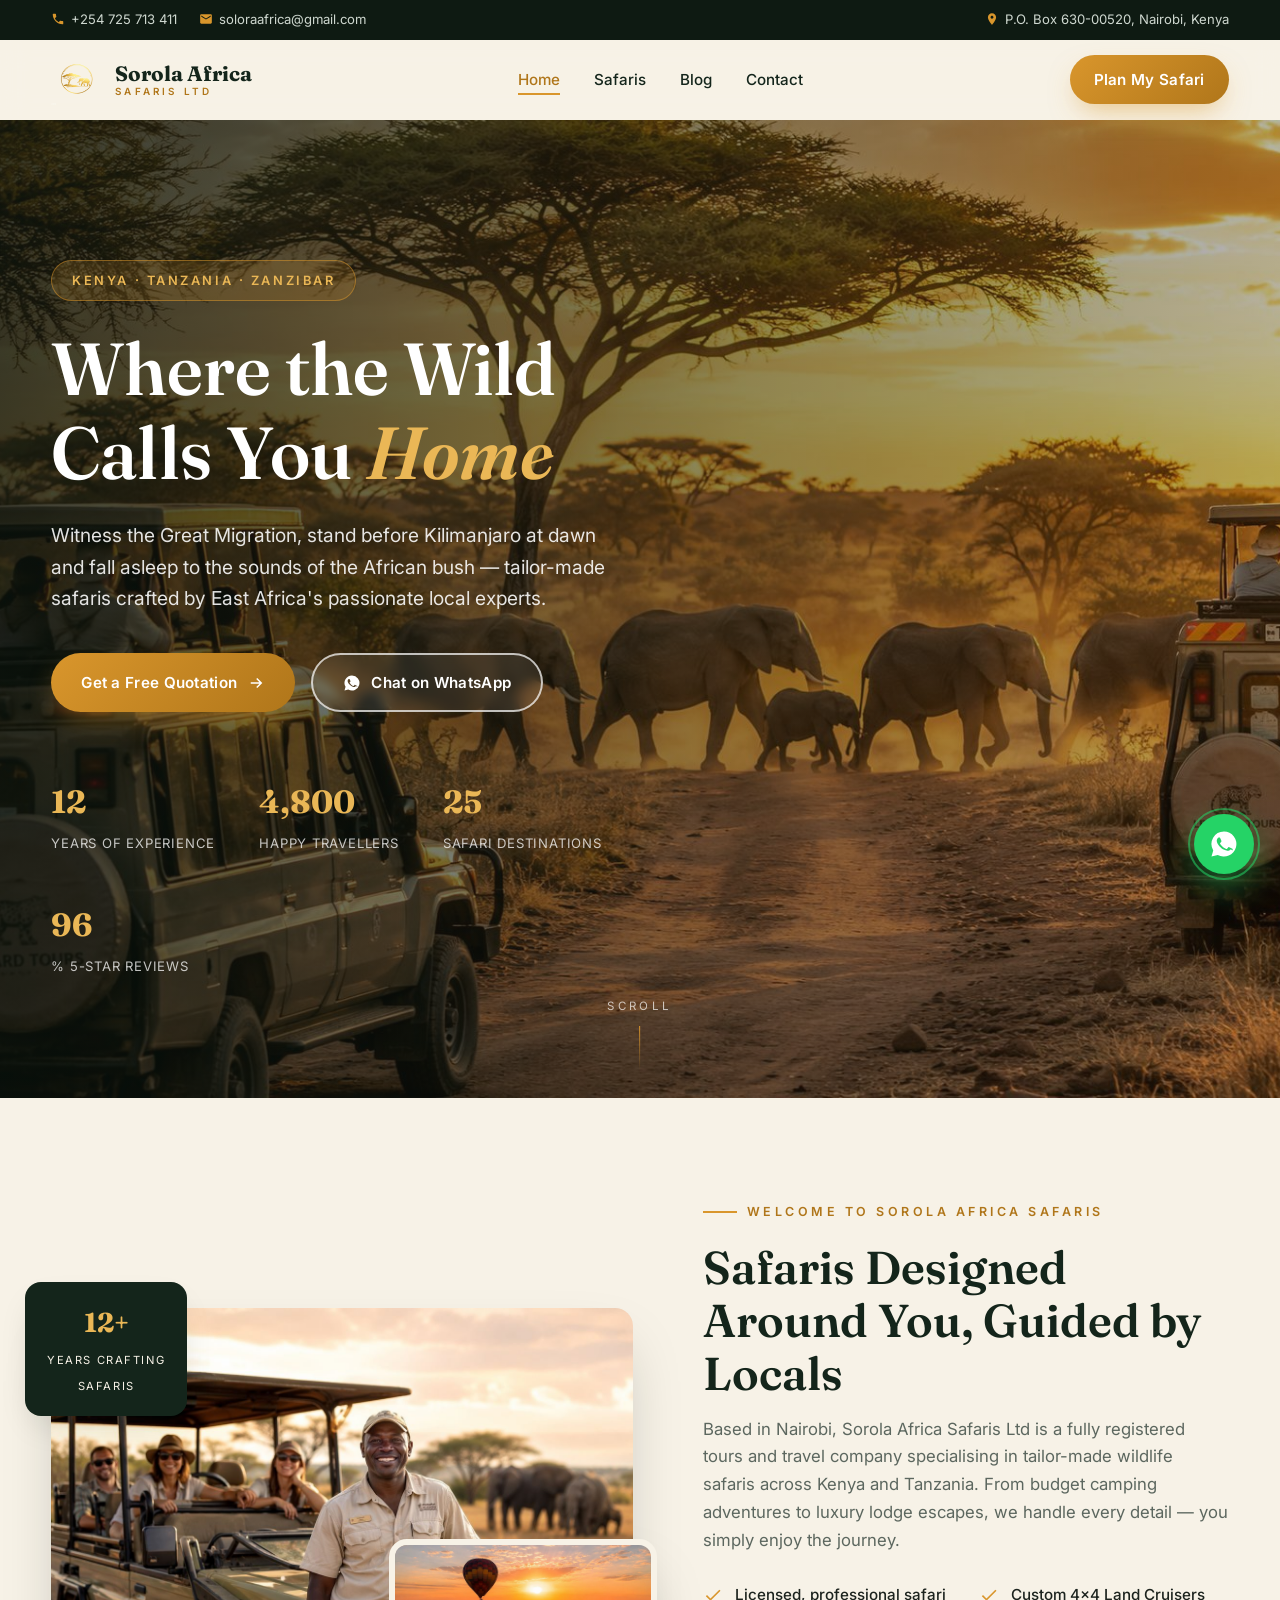
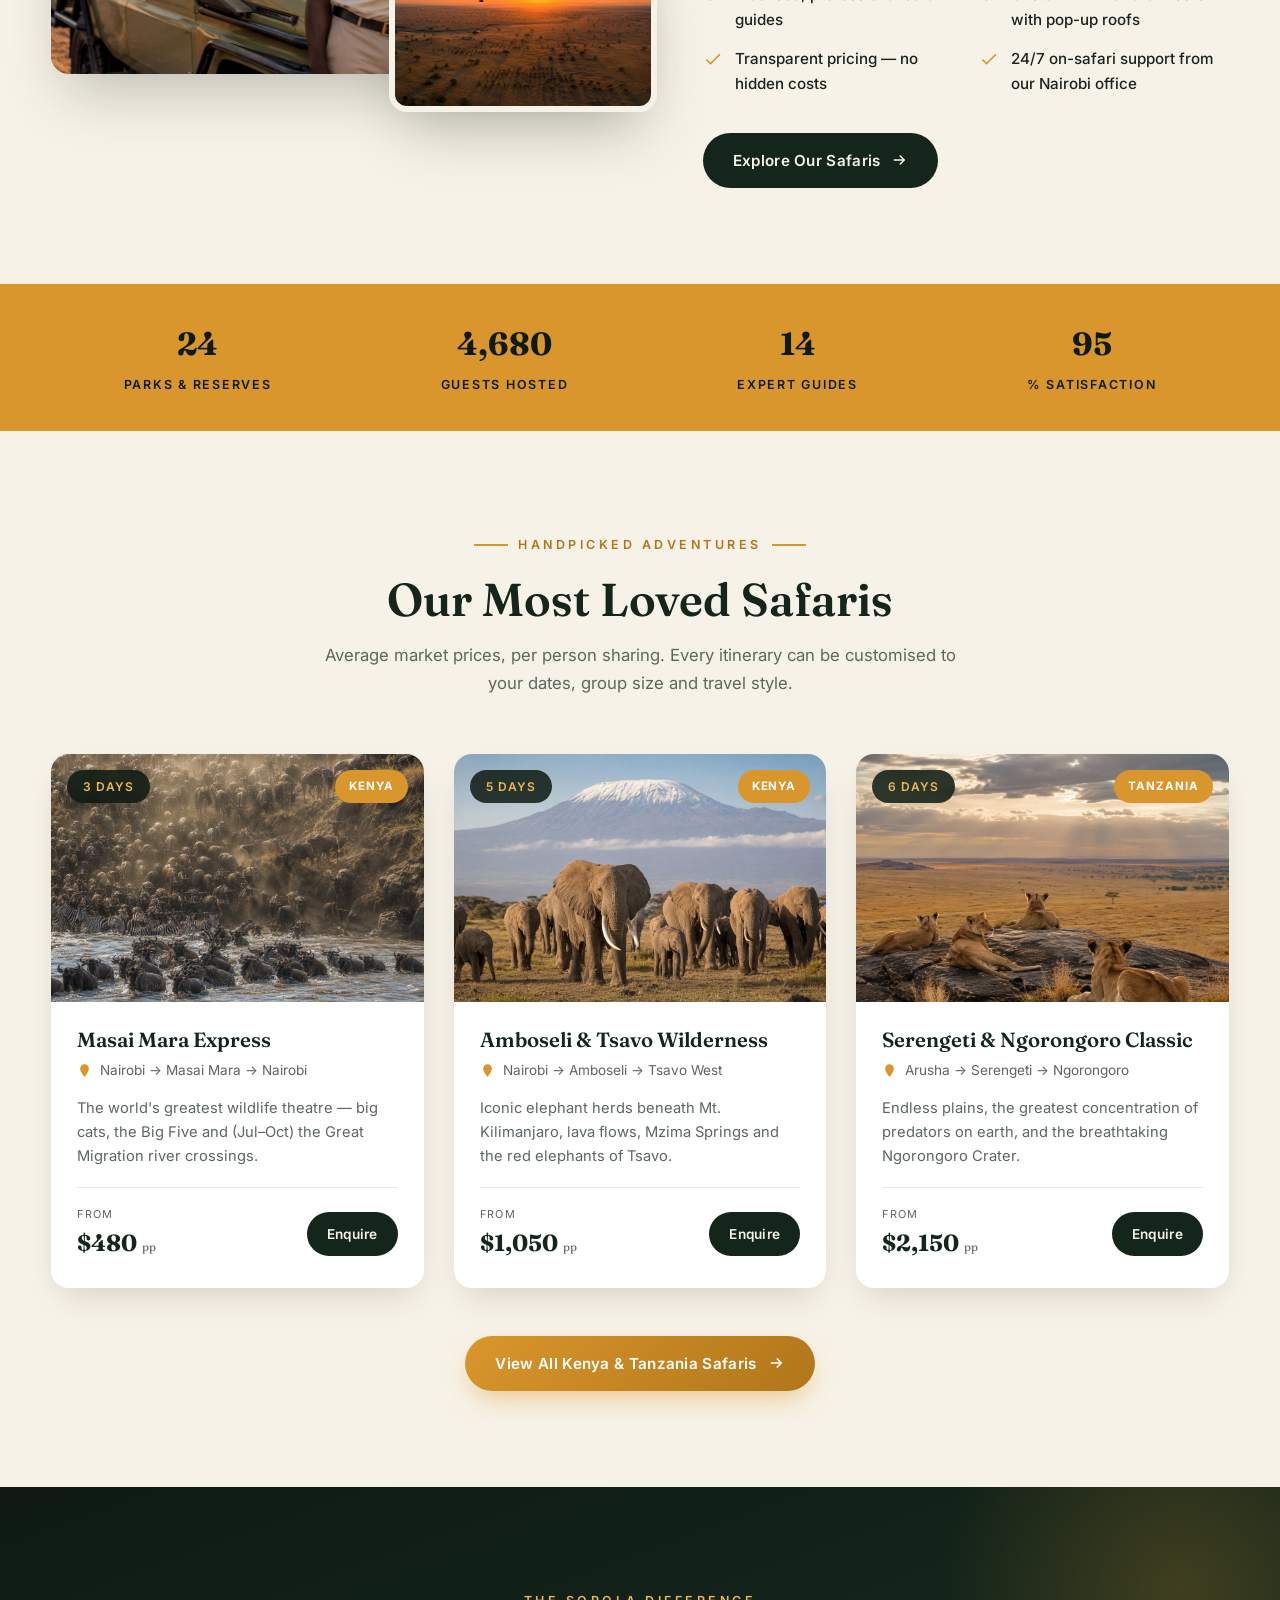
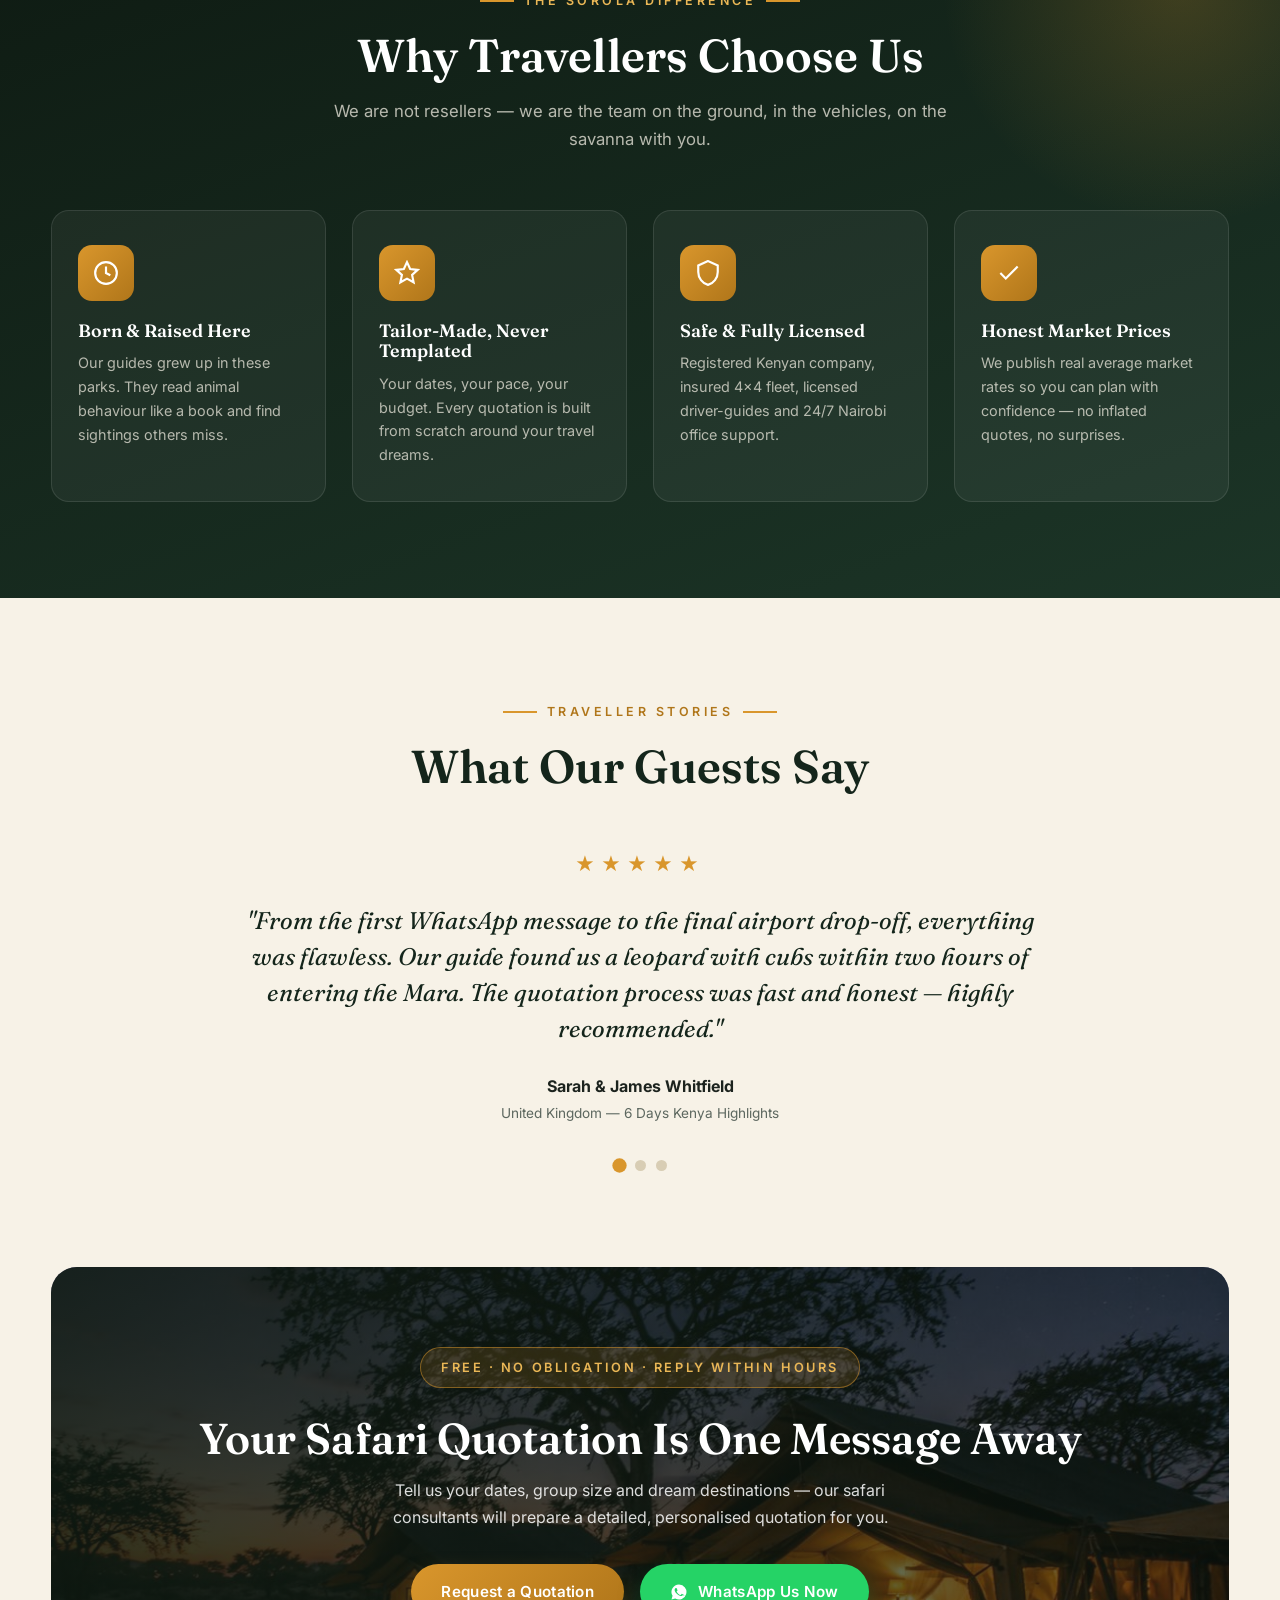
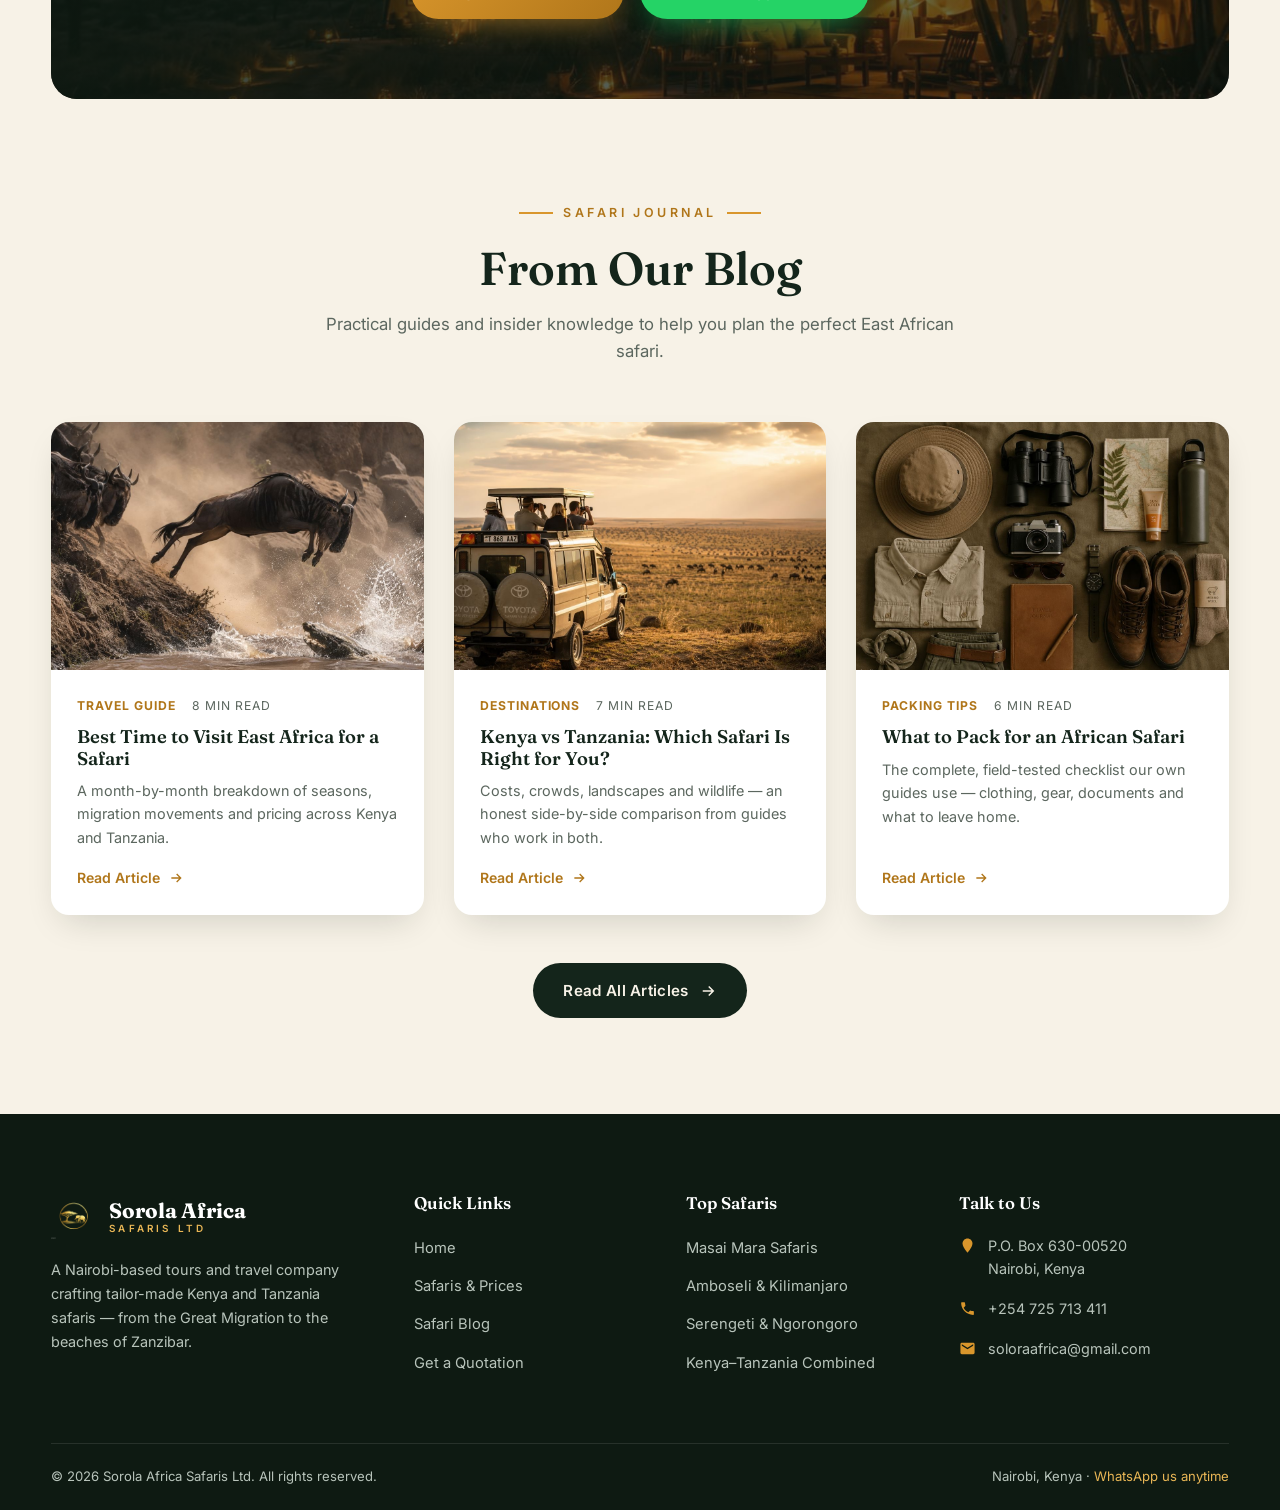
<file: index.html>
<!DOCTYPE html>
<html lang="en">
<head>
<meta charset="UTF-8">
<meta name="viewport" content="width=device-width, initial-scale=1.0">
<title>Sorola Africa Safaris Ltd — Kenya & Tanzania Safari Tours from Nairobi</title>
<meta name="description" content="Sorola Africa Safaris Ltd crafts unforgettable Kenya and Tanzania safaris from Nairobi — Masai Mara, Serengeti, Amboseli, Ngorongoro & Zanzibar. Get a free, no-obligation safari quotation today.">
<link rel="icon" type="image/png" href="assets/img/logo.png">
<link rel="preconnect" href="https://fonts.googleapis.com">
<link rel="preconnect" href="https://fonts.gstatic.com" crossorigin>
<link href="https://fonts.googleapis.com/css2?family=Fraunces:ital,wght@0,400;0,600;0,700;1,400;1,600&family=Inter:wght@400;500;600;700&display=swap" rel="stylesheet">
<link rel="stylesheet" href="assets/css/style.css">
</head>
<body>

<!-- Top bar -->
<div class="topbar">
  <div class="container">
    <div class="tb-group">
      <a href="tel:+254725713411"><svg viewBox="0 0 24 24" fill="currentColor"><path d="M6.6 10.8c1.4 2.8 3.8 5.1 6.6 6.6l2.2-2.2c.3-.3.7-.4 1-.2 1.1.4 2.3.6 3.6.6.6 0 1 .4 1 1V20c0 .6-.4 1-1 1C10.6 21 3 13.4 3 4c0-.6.4-1 1-1h3.5c.6 0 1 .4 1 1 0 1.2.2 2.4.6 3.6.1.3 0 .7-.2 1l-2.3 2.2z"/></svg>+254 725 713 411</a>
      <a href="mailto:soloraafrica@gmail.com"><svg viewBox="0 0 24 24" fill="currentColor"><path d="M20 4H4c-1.1 0-2 .9-2 2v12c0 1.1.9 2 2 2h16c1.1 0 2-.9 2-2V6c0-1.1-.9-2-2-2zm0 4l-8 5-8-5V6l8 5 8-5v2z"/></svg>soloraafrica@gmail.com</a>
    </div>
    <div class="tb-group">
      <span><svg viewBox="0 0 24 24" fill="currentColor"><path d="M12 2C8.1 2 5 5.1 5 9c0 5.2 7 13 7 13s7-7.8 7-13c0-3.9-3.1-7-7-7zm0 9.5c-1.4 0-2.5-1.1-2.5-2.5S10.6 6.5 12 6.5s2.5 1.1 2.5 2.5-1.1 2.5-2.5 2.5z"/></svg>P.O. Box 630-00520, Nairobi, Kenya</span>
    </div>
  </div>
</div>

<!-- Header -->
<header class="header">
  <div class="container">
    <a class="brand" href="index.html" aria-label="Sorola Africa Safaris home">
      <img src="assets/img/logo.png" alt="Sorola Africa Safaris logo">
      <span class="brand-name">Sorola Africa<span>Safaris Ltd</span></span>
    </a>
    <nav class="nav" aria-label="Main navigation">
      <ul>
        <li><a href="index.html" class="active">Home</a></li>
        <li><a href="safaris.html">Safaris</a></li>
        <li><a href="blog.html">Blog</a></li>
        <li><a href="contact.html">Contact</a></li>
      </ul>
    </nav>
    <a class="btn btn-gold" href="contact.html">Plan My Safari</a>
    <button class="menu-toggle" aria-label="Open menu"><svg viewBox="0 0 24 24" fill="none" stroke="currentColor" stroke-width="2"><path d="M3 6h18M3 12h18M3 18h18"/></svg></button>
  </div>
</header>

<!-- Hero -->
<section class="hero">
  <video autoplay muted loop playsinline poster="assets/img/hero-poster.jpg" aria-hidden="true">
    <source src="assets/video/hero-safari.mp4" type="video/mp4">
  </video>
  <div class="hero-fallback" aria-hidden="true"></div>
  <div class="container">
    <div class="hero-content">
      <span class="hero-tag">Kenya · Tanzania · Zanzibar</span>
      <h1>Where the Wild<br>Calls You <em>Home</em></h1>
      <p>Witness the Great Migration, stand before Kilimanjaro at dawn and fall asleep to the sounds of the African bush — tailor-made safaris crafted by East Africa's passionate local experts.</p>
      <div class="hero-cta">
        <a class="btn btn-gold" href="contact.html">Get a Free Quotation
          <svg viewBox="0 0 24 24" fill="none" stroke="currentColor" stroke-width="2"><path d="M5 12h14M13 6l6 6-6 6"/></svg></a>
        <a class="btn btn-outline" href="https://wa.me/254725713411?text=Hello%20Sorola%20Africa%20Safaris!%20I%27d%20like%20to%20plan%20a%20safari." target="_blank" rel="noopener">
          <svg viewBox="0 0 24 24" fill="currentColor"><path d="M12 2a10 10 0 0 0-8.6 15.1L2 22l5-1.3A10 10 0 1 0 12 2zm5.4 14.1c-.2.6-1.3 1.2-1.8 1.2-.5.1-1 .2-3.4-.7-2.9-1.2-4.7-4.1-4.9-4.3-.1-.2-1.1-1.5-1.1-2.9s.7-2 1-2.3c.2-.3.5-.3.7-.3h.5c.2 0 .4 0 .6.5l.9 2.1c.1.2.1.4 0 .6l-.4.6-.5.5c-.2.2-.3.4-.1.7.2.3.9 1.5 2 2.4 1.4 1.2 2.5 1.6 2.9 1.7.3.2.5.1.7-.1l1-1.2c.2-.3.4-.2.7-.1l2.1 1c.3.2.5.3.6.4.1.2.1.7-.1 1.2z"/></svg>
          Chat on WhatsApp</a>
      </div>
      <div class="hero-stats">
        <div class="stat"><b data-count="12">0</b><span>Years of Experience</span></div>
        <div class="stat"><b data-count="4800">0</b><span>Happy Travellers</span></div>
        <div class="stat"><b data-count="25">0</b><span>Safari Destinations</span></div>
        <div class="stat"><b data-count="98">0</b><span>% 5-Star Reviews</span></div>
      </div>
    </div>
  </div>
  <div class="scroll-hint">Scroll</div>
</section>

<!-- Intro split -->
<section>
  <div class="container">
    <div class="split">
      <div class="img-stack reveal">
        <img src="assets/img/about.jpg" alt="Sorola Africa Safaris guide with guests on game drive">
        <img class="img-float" src="assets/img/balloon.jpg" alt="Hot air balloon safari over the Masai Mara">
        <div class="exp-badge"><b>12+</b><span>Years Crafting<br>Safaris</span></div>
      </div>
      <div class="reveal" data-delay="1">
        <span class="eyebrow">Welcome to Sorola Africa Safaris</span>
        <h2 class="section-title">Safaris Designed Around You, Guided by Locals</h2>
        <p class="section-lead">Based in Nairobi, Sorola Africa Safaris Ltd is a fully registered tours and travel company specialising in tailor-made wildlife safaris across Kenya and Tanzania. From budget camping adventures to luxury lodge escapes, we handle every detail — you simply enjoy the journey.</p>
        <ul class="check-list">
          <li><svg viewBox="0 0 24 24" fill="currentColor"><path d="M9 16.2L4.8 12l-1.4 1.4L9 19 21 7l-1.4-1.4z"/></svg>Licensed, professional safari guides</li>
          <li><svg viewBox="0 0 24 24" fill="currentColor"><path d="M9 16.2L4.8 12l-1.4 1.4L9 19 21 7l-1.4-1.4z"/></svg>Custom 4x4 Land Cruisers with pop-up roofs</li>
          <li><svg viewBox="0 0 24 24" fill="currentColor"><path d="M9 16.2L4.8 12l-1.4 1.4L9 19 21 7l-1.4-1.4z"/></svg>Transparent pricing — no hidden costs</li>
          <li><svg viewBox="0 0 24 24" fill="currentColor"><path d="M9 16.2L4.8 12l-1.4 1.4L9 19 21 7l-1.4-1.4z"/></svg>24/7 on-safari support from our Nairobi office</li>
        </ul>
        <div class="hero-cta">
          <a class="btn btn-dark" href="safaris.html">Explore Our Safaris
            <svg viewBox="0 0 24 24" fill="none" stroke="currentColor" stroke-width="2"><path d="M5 12h14M13 6l6 6-6 6"/></svg></a>
        </div>
      </div>
    </div>
  </div>
</section>

<!-- Stats strip -->
<div class="stats-strip">
  <div class="container">
    <div><b data-count="25">0</b><span>Parks & Reserves</span></div>
    <div><b data-count="4800">0</b><span>Guests Hosted</span></div>
    <div><b data-count="15">0</b><span>Expert Guides</span></div>
    <div><b data-count="98">0</b><span>% Satisfaction</span></div>
  </div>
</div>

<!-- Featured safaris -->
<section>
  <div class="container">
    <div class="center reveal">
      <span class="eyebrow">Handpicked Adventures</span>
      <h2 class="section-title">Our Most Loved Safaris</h2>
      <p class="section-lead">Average market prices, per person sharing. Every itinerary can be customised to your dates, group size and travel style.</p>
    </div>
    <div class="cards-grid">
      <article class="safari-card reveal">
        <div class="card-img">
          <img src="assets/img/masai-mara.jpg" alt="Wildebeest migration crossing the Mara River">
          <span class="badge-days">3 Days</span><span class="badge-country">Kenya</span>
        </div>
        <div class="card-body">
          <h3>Masai Mara Express</h3>
          <div class="card-route"><svg viewBox="0 0 24 24" fill="currentColor"><path d="M12 2C8.1 2 5 5.1 5 9c0 5.2 7 13 7 13s7-7.8 7-13c0-3.9-3.1-7-7-7z"/></svg>Nairobi → Masai Mara → Nairobi</div>
          <p>The world's greatest wildlife theatre — big cats, the Big Five and (Jul–Oct) the Great Migration river crossings.</p>
          <div class="card-foot">
            <div class="price"><span>From</span><b>$480 <small>pp</small></b></div>
            <a class="btn btn-dark" href="contact.html?package=masai%20mara">Enquire</a>
          </div>
        </div>
      </article>
      <article class="safari-card reveal" data-delay="1">
        <div class="card-img">
          <img src="assets/img/amboseli.jpg" alt="Elephants below Mount Kilimanjaro in Amboseli">
          <span class="badge-days">5 Days</span><span class="badge-country">Kenya</span>
        </div>
        <div class="card-body">
          <h3>Amboseli & Tsavo Wilderness</h3>
          <div class="card-route"><svg viewBox="0 0 24 24" fill="currentColor"><path d="M12 2C8.1 2 5 5.1 5 9c0 5.2 7 13 7 13s7-7.8 7-13c0-3.9-3.1-7-7-7z"/></svg>Nairobi → Amboseli → Tsavo West</div>
          <p>Iconic elephant herds beneath Mt. Kilimanjaro, lava flows, Mzima Springs and the red elephants of Tsavo.</p>
          <div class="card-foot">
            <div class="price"><span>From</span><b>$1,050 <small>pp</small></b></div>
            <a class="btn btn-dark" href="contact.html?package=amboseli">Enquire</a>
          </div>
        </div>
      </article>
      <article class="safari-card reveal" data-delay="2">
        <div class="card-img">
          <img src="assets/img/serengeti.jpg" alt="Lions on a kopje in the Serengeti">
          <span class="badge-days">6 Days</span><span class="badge-country">Tanzania</span>
        </div>
        <div class="card-body">
          <h3>Serengeti & Ngorongoro Classic</h3>
          <div class="card-route"><svg viewBox="0 0 24 24" fill="currentColor"><path d="M12 2C8.1 2 5 5.1 5 9c0 5.2 7 13 7 13s7-7.8 7-13c0-3.9-3.1-7-7-7z"/></svg>Arusha → Serengeti → Ngorongoro</div>
          <p>Endless plains, the greatest concentration of predators on earth, and the breathtaking Ngorongoro Crater.</p>
          <div class="card-foot">
            <div class="price"><span>From</span><b>$2,150 <small>pp</small></b></div>
            <a class="btn btn-dark" href="contact.html?package=serengeti">Enquire</a>
          </div>
        </div>
      </article>
    </div>
    <div class="center" style="margin-top:48px">
      <a class="btn btn-gold" href="safaris.html">View All Kenya & Tanzania Safaris
        <svg viewBox="0 0 24 24" fill="none" stroke="currentColor" stroke-width="2"><path d="M5 12h14M13 6l6 6-6 6"/></svg></a>
    </div>
  </div>
</section>

<!-- Why choose us -->
<section class="dark">
  <div class="container">
    <div class="center reveal">
      <span class="eyebrow" style="color:var(--gold-light)">The Sorola Difference</span>
      <h2 class="section-title">Why Travellers Choose Us</h2>
      <p class="section-lead">We are not resellers — we are the team on the ground, in the vehicles, on the savanna with you.</p>
    </div>
    <div class="why-grid">
      <div class="why-card reveal">
        <div class="icon"><svg viewBox="0 0 24 24" fill="none" stroke="currentColor" stroke-width="2"><circle cx="12" cy="12" r="10"/><path d="M12 6v6l4 2"/></svg></div>
        <h3>Born & Raised Here</h3>
        <p>Our guides grew up in these parks. They read animal behaviour like a book and find sightings others miss.</p>
      </div>
      <div class="why-card reveal" data-delay="1">
        <div class="icon"><svg viewBox="0 0 24 24" fill="none" stroke="currentColor" stroke-width="2"><path d="M12 2l2.9 6.3 6.9.8-5.1 4.7 1.4 6.8L12 17.2 5.9 20.6l1.4-6.8L2.2 9.1l6.9-.8z"/></svg></div>
        <h3>Tailor-Made, Never Templated</h3>
        <p>Your dates, your pace, your budget. Every quotation is built from scratch around your travel dreams.</p>
      </div>
      <div class="why-card reveal" data-delay="2">
        <div class="icon"><svg viewBox="0 0 24 24" fill="none" stroke="currentColor" stroke-width="2"><path d="M12 1L3 5v6c0 5.6 3.8 10.7 9 12 5.2-1.3 9-6.4 9-12V5l-9-4z"/></svg></div>
        <h3>Safe & Fully Licensed</h3>
        <p>Registered Kenyan company, insured 4x4 fleet, licensed driver-guides and 24/7 Nairobi office support.</p>
      </div>
      <div class="why-card reveal" data-delay="3">
        <div class="icon"><svg viewBox="0 0 24 24" fill="none" stroke="currentColor" stroke-width="2"><path d="M20 6L9 17l-5-5"/></svg></div>
        <h3>Honest Market Prices</h3>
        <p>We publish real average market rates so you can plan with confidence — no inflated quotes, no surprises.</p>
      </div>
    </div>
  </div>
</section>

<!-- Testimonials -->
<section>
  <div class="container">
    <div class="center reveal">
      <span class="eyebrow">Traveller Stories</span>
      <h2 class="section-title">What Our Guests Say</h2>
    </div>
    <div class="testi-wrap reveal">
      <div class="testi-slide active">
        <div class="stars">★★★★★</div>
        <blockquote>"From the first WhatsApp message to the final airport drop-off, everything was flawless. Our guide found us a leopard with cubs within two hours of entering the Mara. The quotation process was fast and honest — highly recommended."</blockquote>
        <div class="who"><b>Sarah & James Whitfield</b><span>United Kingdom — 6 Days Kenya Highlights</span></div>
      </div>
      <div class="testi-slide">
        <div class="stars">★★★★★</div>
        <blockquote>"We compared three companies and Sorola's quote was the most transparent. The Land Cruiser was spotless, the lodges were perfect for our kids, and watching the migration crossing was the single greatest travel moment of our lives."</blockquote>
        <div class="who"><b>The Okafor Family</b><span>Nigeria — 10 Days Kenya & Tanzania</span></div>
      </div>
      <div class="testi-slide">
        <div class="stars">★★★★★</div>
        <blockquote>"Serengeti, Ngorongoro and then Zanzibar — Sorola stitched it all together seamlessly across two countries. Their office answered every question within minutes. Worth every shilling."</blockquote>
        <div class="who"><b>Marta Kowalska</b><span>Poland — 12 Days Bush to Beach</span></div>
      </div>
      <div class="testi-nav"></div>
    </div>
  </div>
</section>

<!-- CTA band -->
<section style="padding-top:0">
  <div class="container">
    <div class="cta-band reveal">
      <span class="hero-tag">Free · No Obligation · Reply Within Hours</span>
      <h2>Your Safari Quotation Is One Message Away</h2>
      <p>Tell us your dates, group size and dream destinations — our safari consultants will prepare a detailed, personalised quotation for you.</p>
      <div class="hero-cta">
        <a class="btn btn-gold" href="contact.html">Request a Quotation</a>
        <a class="btn btn-wa" href="https://wa.me/254725713411?text=Hello%20Sorola%20Africa%20Safaris!%20Please%20prepare%20a%20safari%20quotation%20for%20me." target="_blank" rel="noopener">
          <svg viewBox="0 0 24 24" fill="currentColor"><path d="M12 2a10 10 0 0 0-8.6 15.1L2 22l5-1.3A10 10 0 1 0 12 2zm5.4 14.1c-.2.6-1.3 1.2-1.8 1.2-.5.1-1 .2-3.4-.7-2.9-1.2-4.7-4.1-4.9-4.3-.1-.2-1.1-1.5-1.1-2.9s.7-2 1-2.3c.2-.3.5-.3.7-.3h.5c.2 0 .4 0 .6.5l.9 2.1c.1.2.1.4 0 .6l-.4.6-.5.5c-.2.2-.3.4-.1.7.2.3.9 1.5 2 2.4 1.4 1.2 2.5 1.6 2.9 1.7.3.2.5.1.7-.1l1-1.2c.2-.3.4-.2.7-.1l2.1 1c.3.2.5.3.6.4.1.2.1.7-.1 1.2z"/></svg>
          WhatsApp Us Now</a>
      </div>
    </div>
  </div>
</section>

<!-- Blog teaser -->
<section style="padding-top:0">
  <div class="container">
    <div class="center reveal">
      <span class="eyebrow">Safari Journal</span>
      <h2 class="section-title">From Our Blog</h2>
      <p class="section-lead">Practical guides and insider knowledge to help you plan the perfect East African safari.</p>
    </div>
    <div class="blog-grid">
      <article class="blog-card reveal">
        <div class="card-img"><img src="assets/img/migration.jpg" alt="Wildebeest leaping into the Mara River"></div>
        <div class="card-body">
          <div class="blog-meta"><b>Travel Guide</b><span>8 min read</span></div>
          <h3><a href="blog.html#best-time">Best Time to Visit East Africa for a Safari</a></h3>
          <p>A month-by-month breakdown of seasons, migration movements and pricing across Kenya and Tanzania.</p>
          <a class="read-more" href="blog.html#best-time">Read Article <svg viewBox="0 0 24 24" fill="none" stroke="currentColor" stroke-width="2"><path d="M5 12h14M13 6l6 6-6 6"/></svg></a>
        </div>
      </article>
      <article class="blog-card reveal" data-delay="1">
        <div class="card-img"><img src="assets/img/kenya-tanzania.jpg" alt="Safari van overlooking the great migration plains"></div>
        <div class="card-body">
          <div class="blog-meta"><b>Destinations</b><span>7 min read</span></div>
          <h3><a href="blog.html#kenya-vs-tanzania">Kenya vs Tanzania: Which Safari Is Right for You?</a></h3>
          <p>Costs, crowds, landscapes and wildlife — an honest side-by-side comparison from guides who work in both.</p>
          <a class="read-more" href="blog.html#kenya-vs-tanzania">Read Article <svg viewBox="0 0 24 24" fill="none" stroke="currentColor" stroke-width="2"><path d="M5 12h14M13 6l6 6-6 6"/></svg></a>
        </div>
      </article>
      <article class="blog-card reveal" data-delay="2">
        <div class="card-img"><img src="assets/img/packing.jpg" alt="Safari packing essentials flat lay"></div>
        <div class="card-body">
          <div class="blog-meta"><b>Packing Tips</b><span>6 min read</span></div>
          <h3><a href="blog.html#packing">What to Pack for an African Safari</a></h3>
          <p>The complete, field-tested checklist our own guides use — clothing, gear, documents and what to leave home.</p>
          <a class="read-more" href="blog.html#packing">Read Article <svg viewBox="0 0 24 24" fill="none" stroke="currentColor" stroke-width="2"><path d="M5 12h14M13 6l6 6-6 6"/></svg></a>
        </div>
      </article>
    </div>
    <div class="center" style="margin-top:48px">
      <a class="btn btn-dark" href="blog.html">Read All Articles
        <svg viewBox="0 0 24 24" fill="none" stroke="currentColor" stroke-width="2"><path d="M5 12h14M13 6l6 6-6 6"/></svg></a>
    </div>
  </div>
</section>

<!-- Footer -->
<footer class="footer">
  <div class="container">
    <div class="footer-grid">
      <div>
        <a class="brand" href="index.html">
          <img src="assets/img/logo.png" alt="Sorola Africa Safaris logo" style="width:46px;height:46px">
          <span class="brand-name">Sorola Africa<span style="color:var(--gold-light)">Safaris Ltd</span></span>
        </a>
        <p>A Nairobi-based tours and travel company crafting tailor-made Kenya and Tanzania safaris — from the Great Migration to the beaches of Zanzibar.</p>
      </div>
      <div>
        <h4>Quick Links</h4>
        <ul>
          <li><a href="index.html">Home</a></li>
          <li><a href="safaris.html">Safaris & Prices</a></li>
          <li><a href="blog.html">Safari Blog</a></li>
          <li><a href="contact.html">Get a Quotation</a></li>
        </ul>
      </div>
      <div>
        <h4>Top Safaris</h4>
        <ul>
          <li><a href="safaris.html#kenya">Masai Mara Safaris</a></li>
          <li><a href="safaris.html#kenya">Amboseli & Kilimanjaro</a></li>
          <li><a href="safaris.html#tanzania">Serengeti & Ngorongoro</a></li>
          <li><a href="safaris.html#combined">Kenya–Tanzania Combined</a></li>
        </ul>
      </div>
      <div>
        <h4>Talk to Us</h4>
        <div class="ci-line"><svg viewBox="0 0 24 24" fill="currentColor"><path d="M12 2C8.1 2 5 5.1 5 9c0 5.2 7 13 7 13s7-7.8 7-13c0-3.9-3.1-7-7-7z"/></svg><span>P.O. Box 630-00520<br>Nairobi, Kenya</span></div>
        <div class="ci-line"><svg viewBox="0 0 24 24" fill="currentColor"><path d="M6.6 10.8c1.4 2.8 3.8 5.1 6.6 6.6l2.2-2.2c.3-.3.7-.4 1-.2 1.1.4 2.3.6 3.6.6.6 0 1 .4 1 1V20c0 .6-.4 1-1 1C10.6 21 3 13.4 3 4c0-.6.4-1 1-1h3.5c.6 0 1 .4 1 1 0 1.2.2 2.4.6 3.6.1.3 0 .7-.2 1l-2.3 2.2z"/></svg><a href="tel:+254725713411">+254 725 713 411</a></div>
        <div class="ci-line"><svg viewBox="0 0 24 24" fill="currentColor"><path d="M20 4H4c-1.1 0-2 .9-2 2v12c0 1.1.9 2 2 2h16c1.1 0 2-.9 2-2V6c0-1.1-.9-2-2-2zm0 4l-8 5-8-5V6l8 5 8-5v2z"/></svg><a href="mailto:soloraafrica@gmail.com">soloraafrica@gmail.com</a></div>
      </div>
    </div>
    <div class="footer-bottom">
      <span>© 2026 Sorola Africa Safaris Ltd. All rights reserved.</span>
      <span>Nairobi, Kenya · <a href="https://wa.me/254725713411" target="_blank" rel="noopener">WhatsApp us anytime</a></span>
    </div>
  </div>
</footer>

<!-- Floating WhatsApp -->
<a class="wa-float" href="https://wa.me/254725713411?text=Hello%20Sorola%20Africa%20Safaris!%20I%27d%20like%20to%20plan%20a%20safari." target="_blank" rel="noopener" aria-label="Chat with us on WhatsApp">
  <svg viewBox="0 0 24 24" fill="currentColor"><path d="M12 2a10 10 0 0 0-8.6 15.1L2 22l5-1.3A10 10 0 1 0 12 2zm5.4 14.1c-.2.6-1.3 1.2-1.8 1.2-.5.1-1 .2-3.4-.7-2.9-1.2-4.7-4.1-4.9-4.3-.1-.2-1.1-1.5-1.1-2.9s.7-2 1-2.3c.2-.3.5-.3.7-.3h.5c.2 0 .4 0 .6.5l.9 2.1c.1.2.1.4 0 .6l-.4.6-.5.5c-.2.2-.3.4-.1.7.2.3.9 1.5 2 2.4 1.4 1.2 2.5 1.6 2.9 1.7.3.2.5.1.7-.1l1-1.2c.2-.3.4-.2.7-.1l2.1 1c.3.2.5.3.6.4.1.2.1.7-.1 1.2z"/></svg>
</a>

<script src="assets/js/main.js"></script>
</body>
</html>
</file>
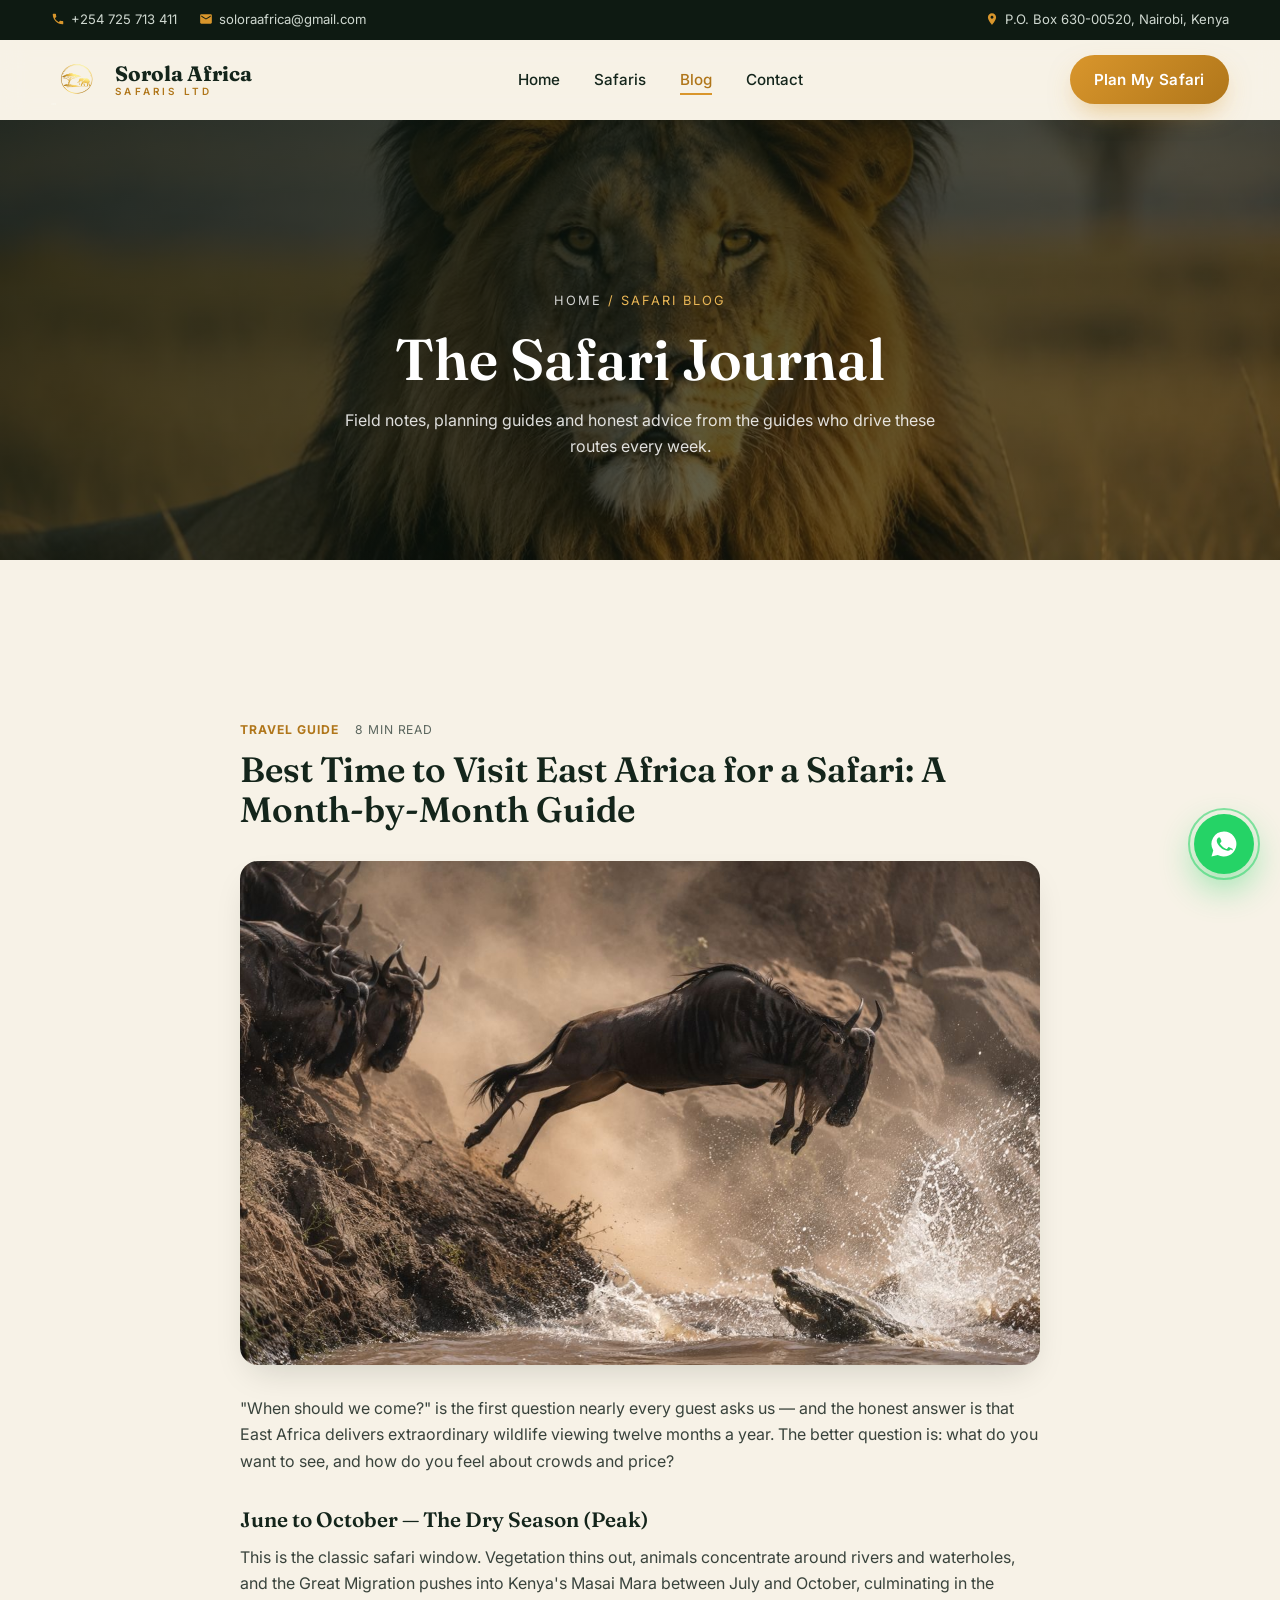
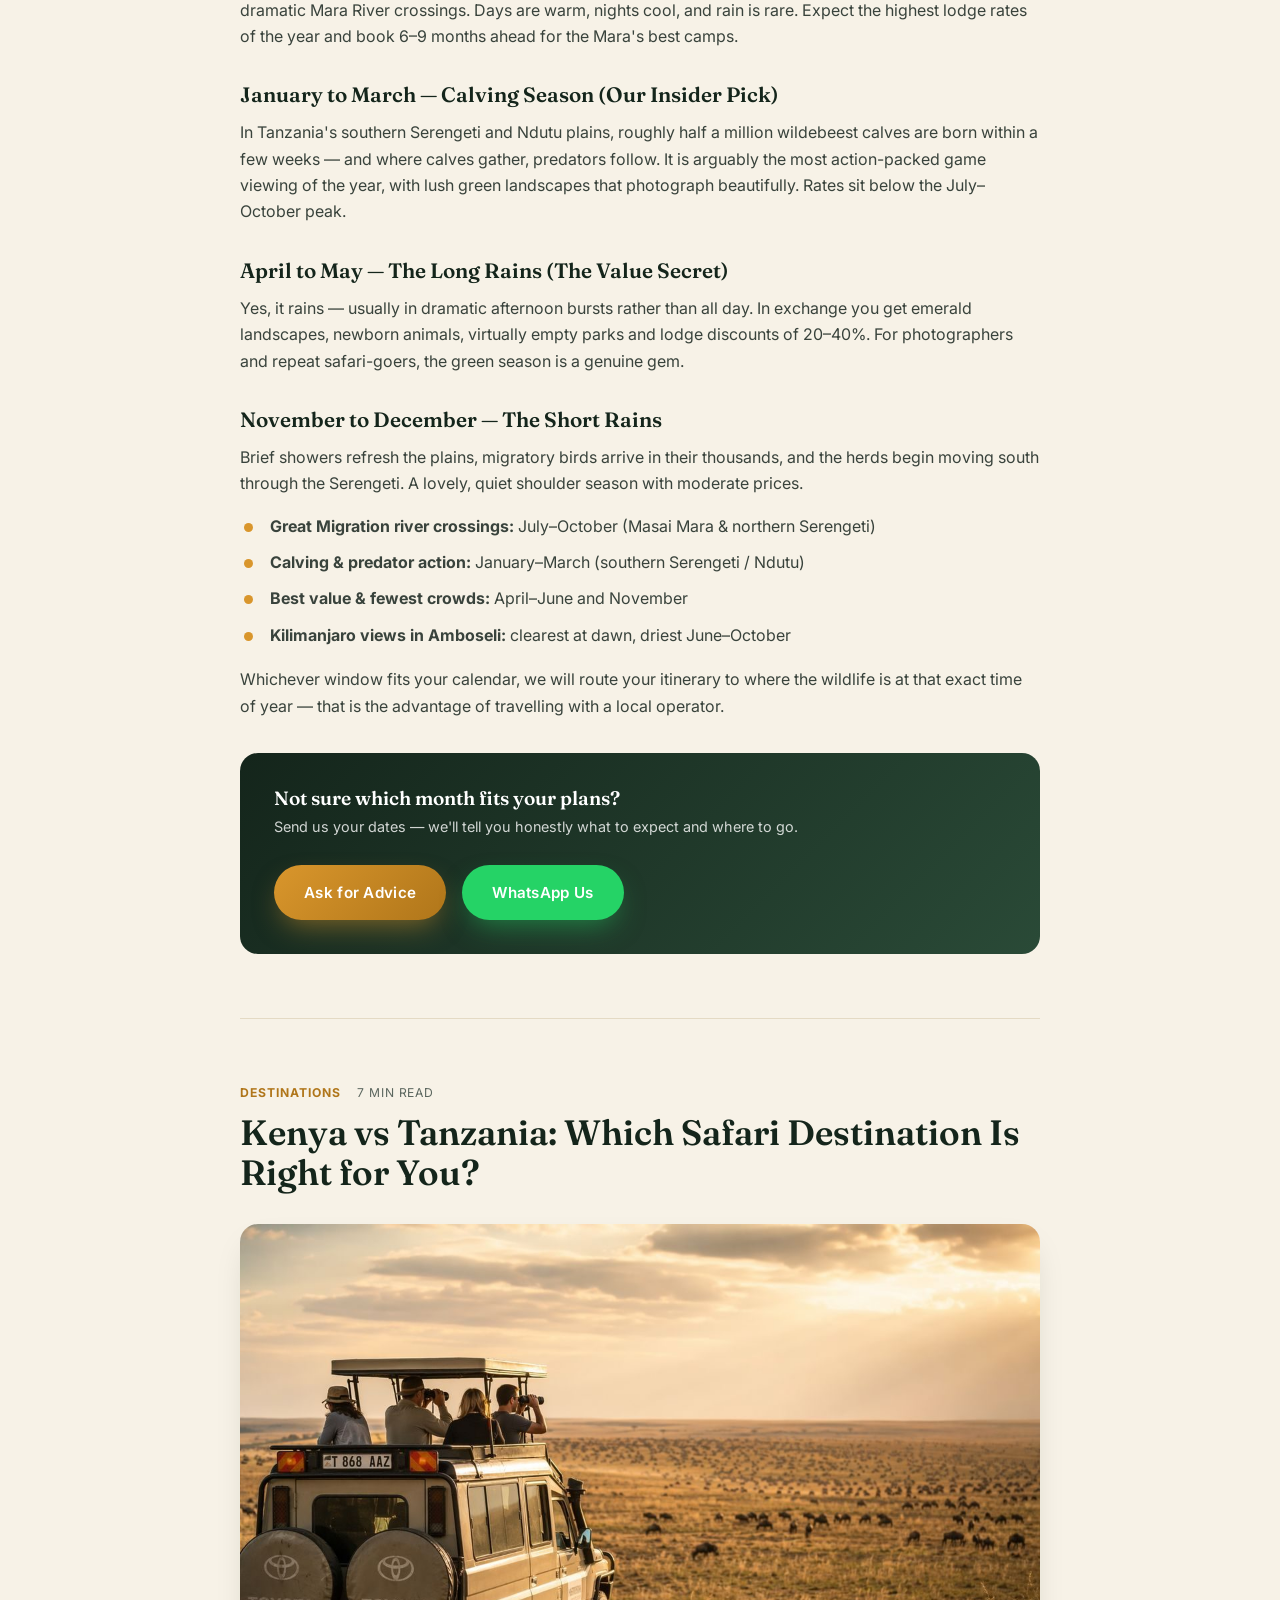
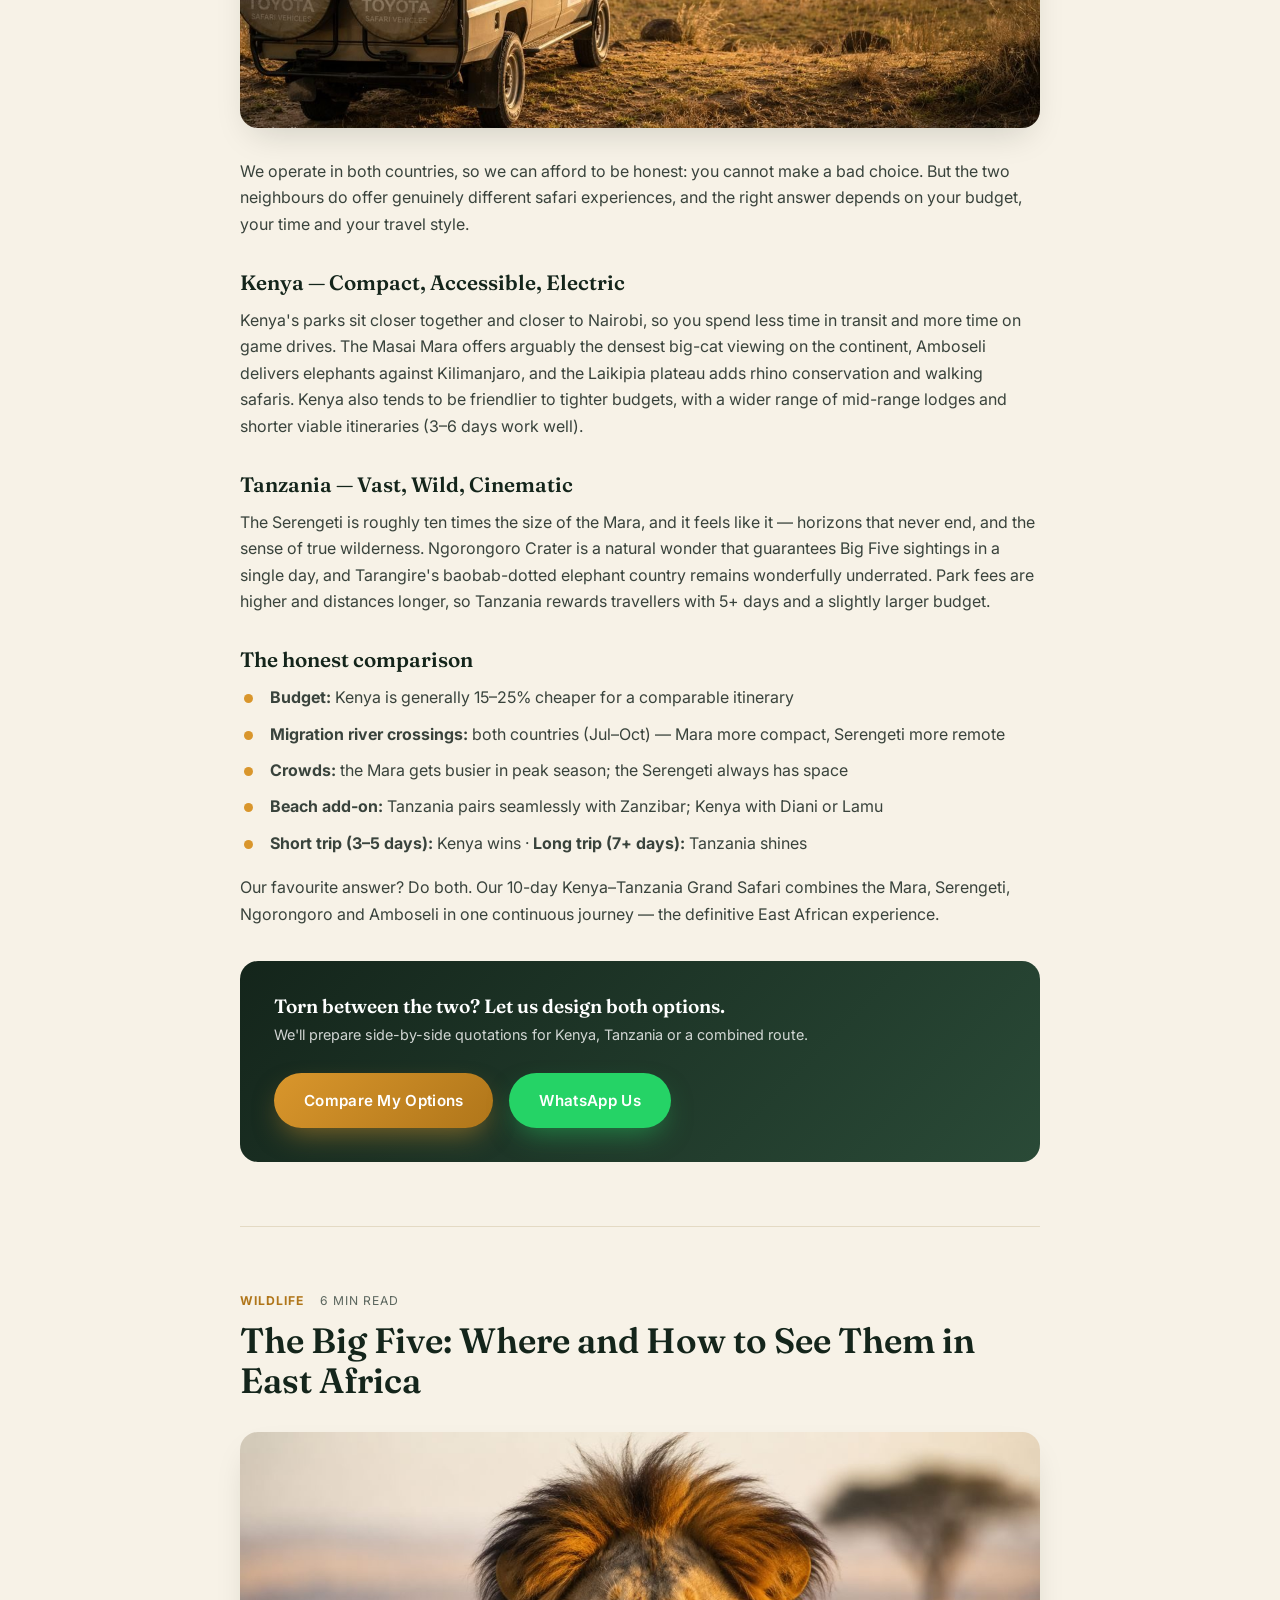
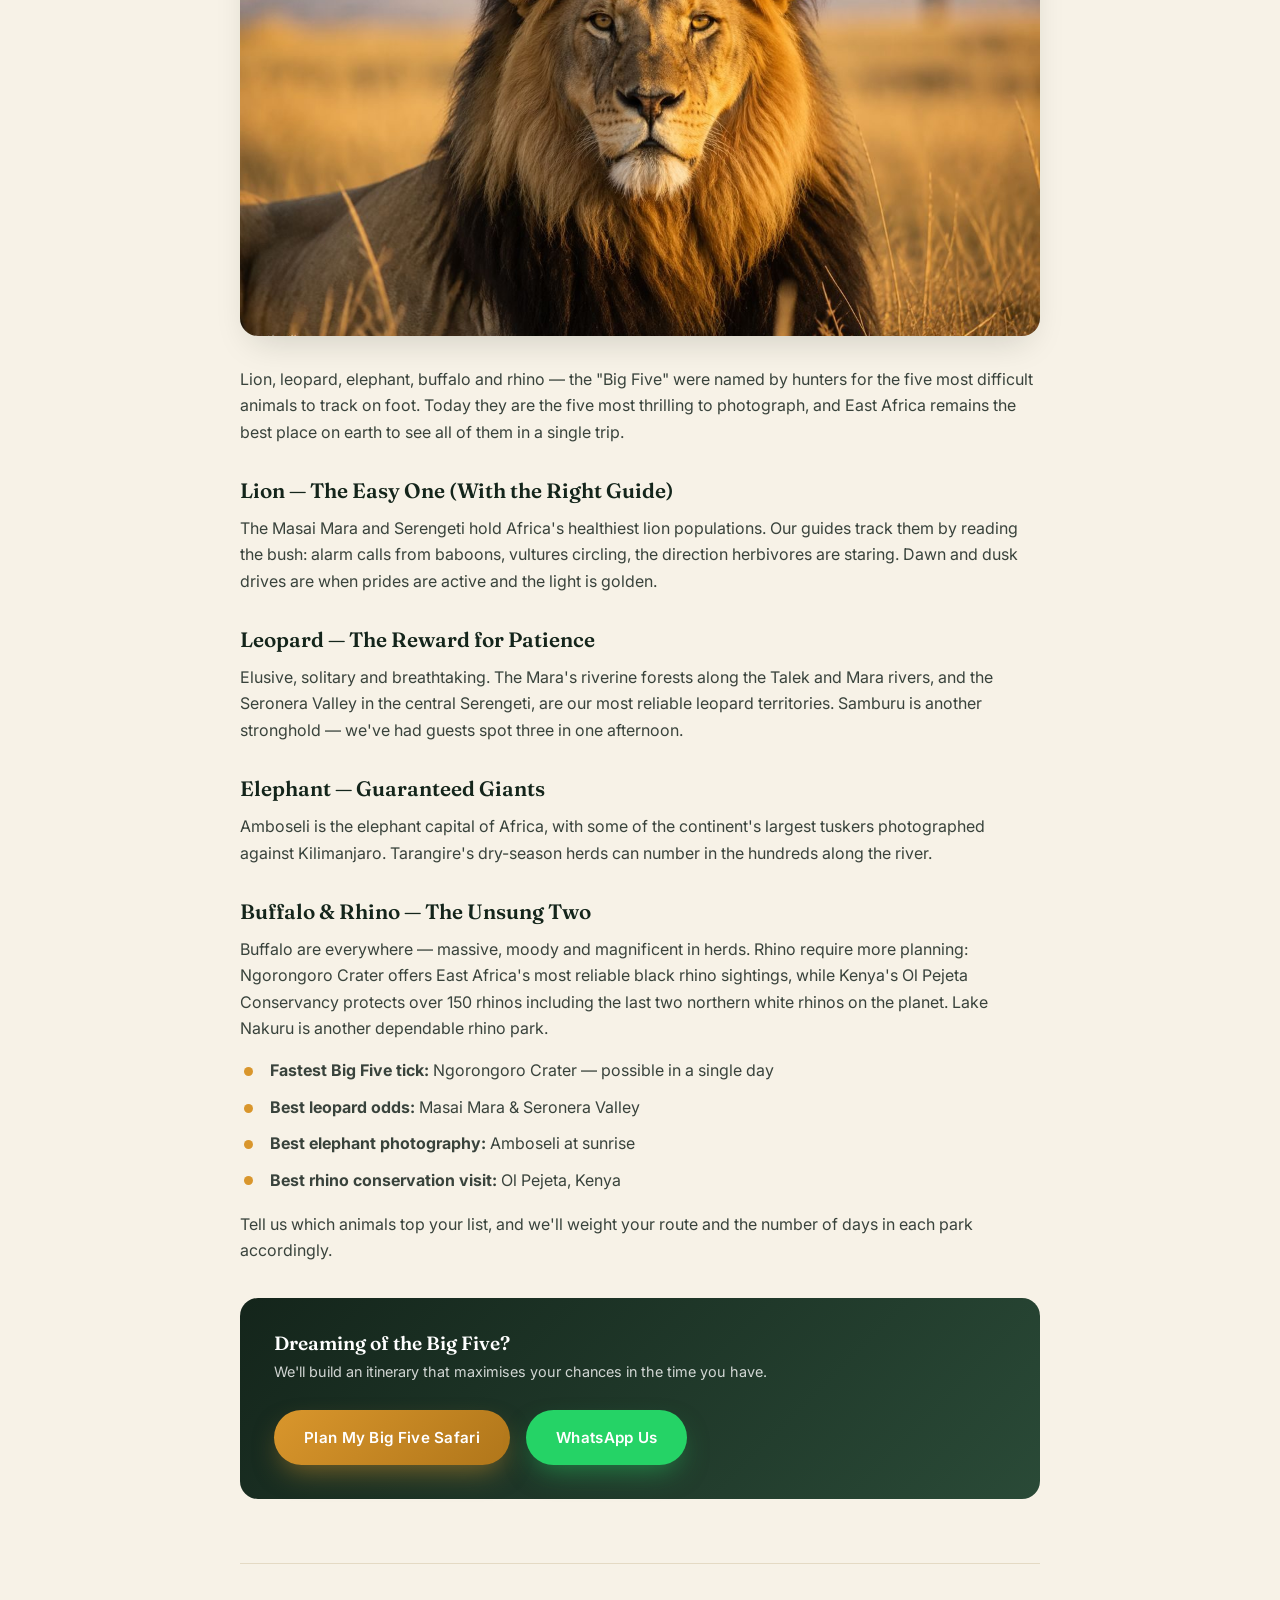
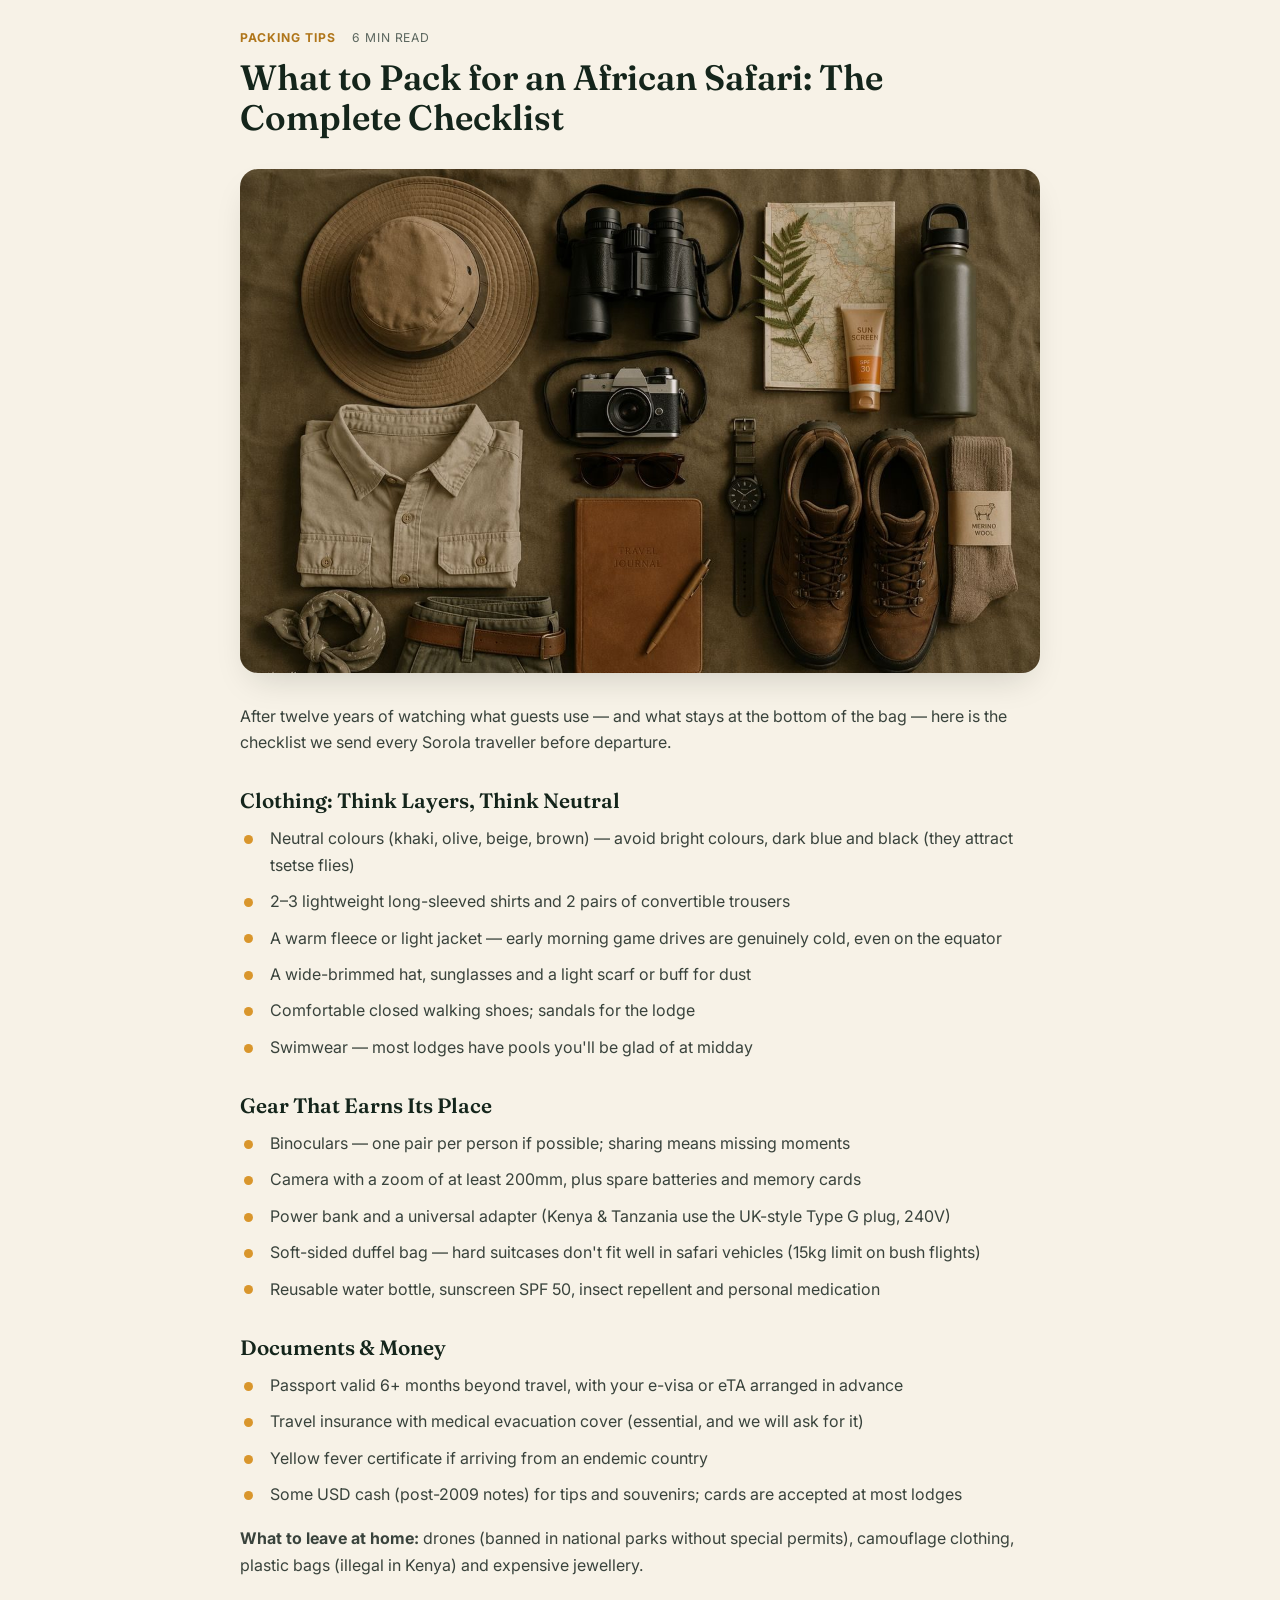
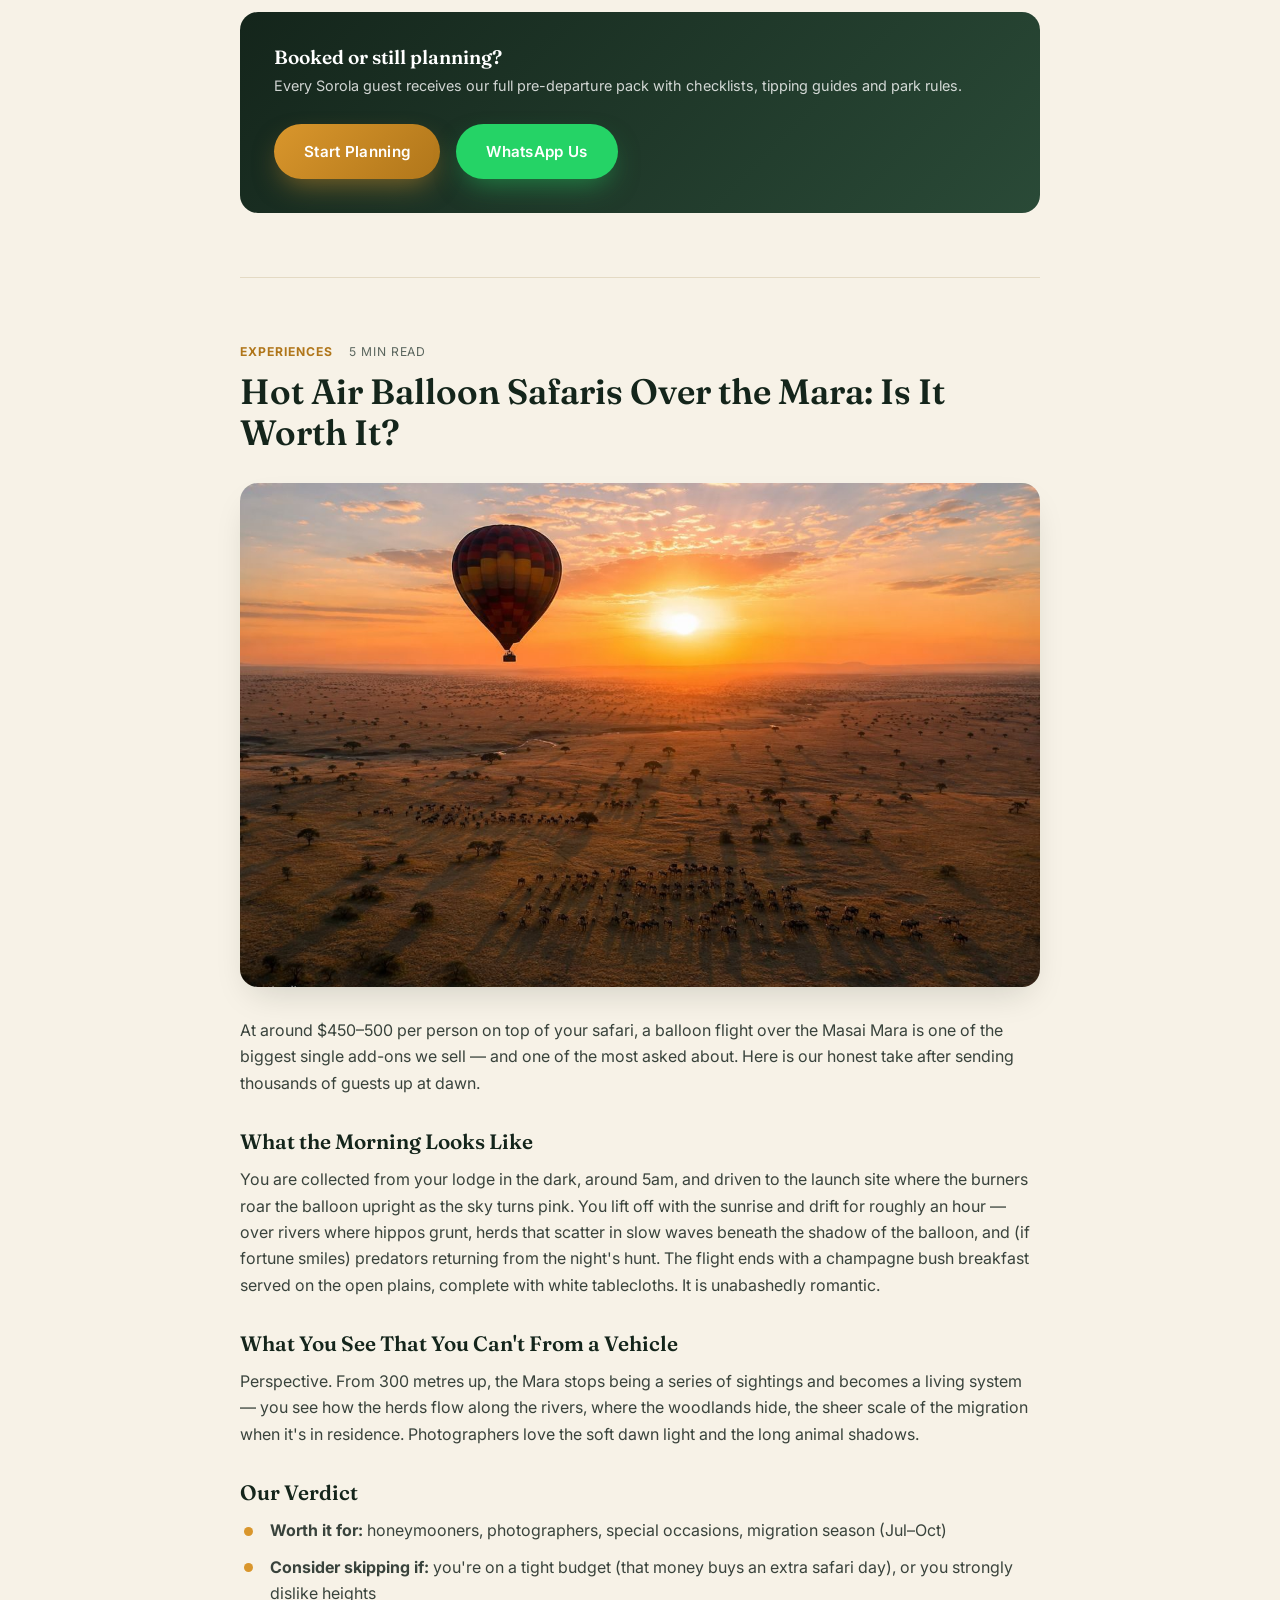
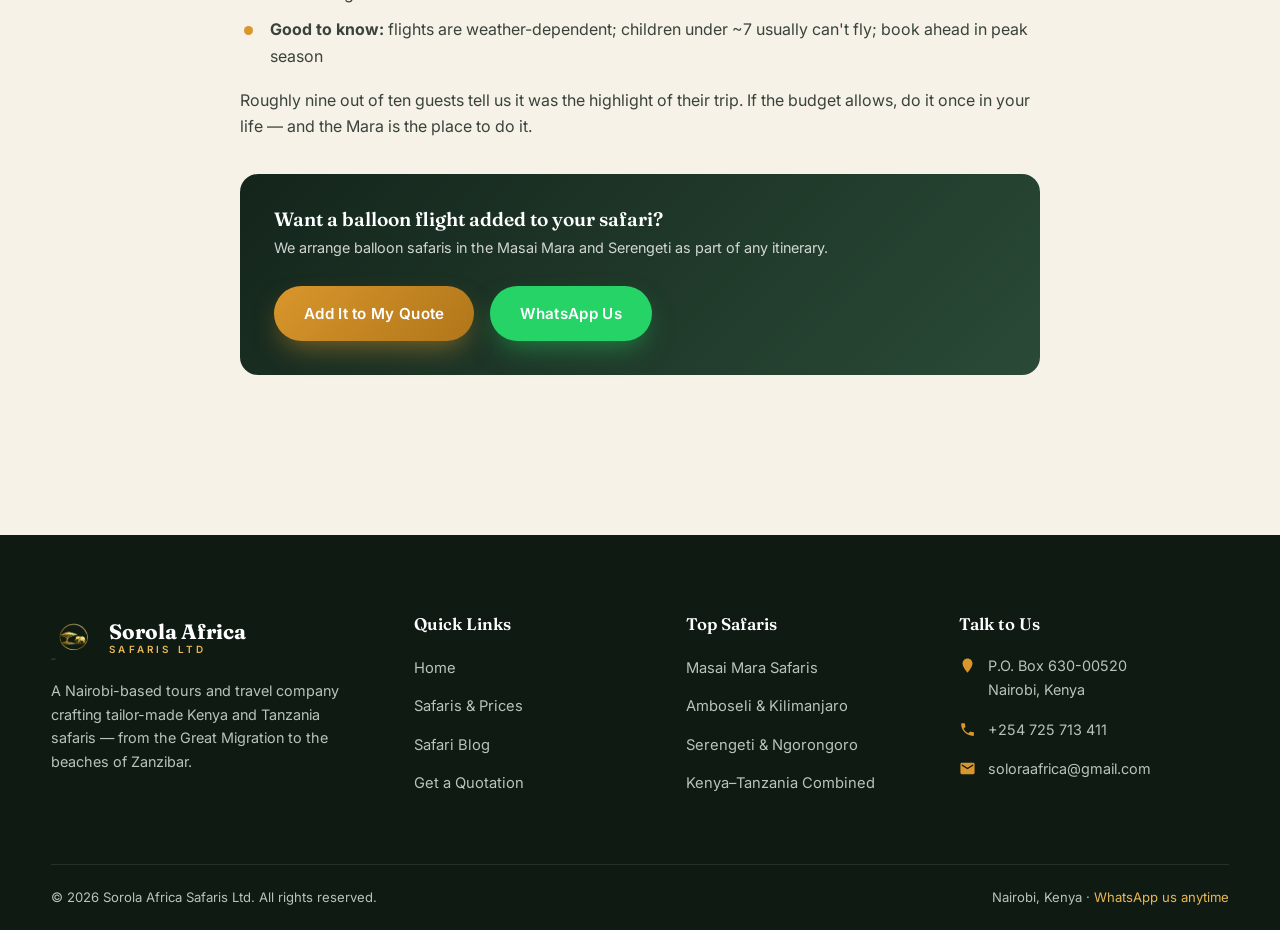
<file: blog.html>
<!DOCTYPE html>
<html lang="en">
<head>
<meta charset="UTF-8">
<meta name="viewport" content="width=device-width, initial-scale=1.0">
<title>Safari Blog — East Africa Travel Guides | Sorola Africa Safaris Ltd</title>
<meta name="description" content="Expert safari guides from Sorola Africa Safaris: best time to visit East Africa, Kenya vs Tanzania, the Big Five, packing checklists and balloon safaris over the Mara.">
<link rel="icon" type="image/png" href="assets/img/logo.png">
<link rel="preconnect" href="https://fonts.googleapis.com">
<link rel="preconnect" href="https://fonts.gstatic.com" crossorigin>
<link href="https://fonts.googleapis.com/css2?family=Fraunces:ital,wght@0,400;0,600;0,700;1,400;1,600&family=Inter:wght@400;500;600;700&display=swap" rel="stylesheet">
<link rel="stylesheet" href="assets/css/style.css">
</head>
<body>

<div class="topbar">
  <div class="container">
    <div class="tb-group">
      <a href="tel:+254725713411"><svg viewBox="0 0 24 24" fill="currentColor"><path d="M6.6 10.8c1.4 2.8 3.8 5.1 6.6 6.6l2.2-2.2c.3-.3.7-.4 1-.2 1.1.4 2.3.6 3.6.6.6 0 1 .4 1 1V20c0 .6-.4 1-1 1C10.6 21 3 13.4 3 4c0-.6.4-1 1-1h3.5c.6 0 1 .4 1 1 0 1.2.2 2.4.6 3.6.1.3 0 .7-.2 1l-2.3 2.2z"/></svg>+254 725 713 411</a>
      <a href="mailto:soloraafrica@gmail.com"><svg viewBox="0 0 24 24" fill="currentColor"><path d="M20 4H4c-1.1 0-2 .9-2 2v12c0 1.1.9 2 2 2h16c1.1 0 2-.9 2-2V6c0-1.1-.9-2-2-2zm0 4l-8 5-8-5V6l8 5 8-5v2z"/></svg>soloraafrica@gmail.com</a>
    </div>
    <div class="tb-group">
      <span><svg viewBox="0 0 24 24" fill="currentColor"><path d="M12 2C8.1 2 5 5.1 5 9c0 5.2 7 13 7 13s7-7.8 7-13c0-3.9-3.1-7-7-7zm0 9.5c-1.4 0-2.5-1.1-2.5-2.5S10.6 6.5 12 6.5s2.5 1.1 2.5 2.5-1.1 2.5-2.5 2.5z"/></svg>P.O. Box 630-00520, Nairobi, Kenya</span>
    </div>
  </div>
</div>

<header class="header">
  <div class="container">
    <a class="brand" href="index.html" aria-label="Sorola Africa Safaris home">
      <img src="assets/img/logo.png" alt="Sorola Africa Safaris logo">
      <span class="brand-name">Sorola Africa<span>Safaris Ltd</span></span>
    </a>
    <nav class="nav" aria-label="Main navigation">
      <ul>
        <li><a href="index.html">Home</a></li>
        <li><a href="safaris.html">Safaris</a></li>
        <li><a href="blog.html" class="active">Blog</a></li>
        <li><a href="contact.html">Contact</a></li>
      </ul>
    </nav>
    <a class="btn btn-gold" href="contact.html">Plan My Safari</a>
    <button class="menu-toggle" aria-label="Open menu"><svg viewBox="0 0 24 24" fill="none" stroke="currentColor" stroke-width="2"><path d="M3 6h18M3 12h18M3 18h18"/></svg></button>
  </div>
</header>

<section class="page-hero" style="background-image:url('assets/img/lion.jpg')">
  <div class="container">
    <div class="breadcrumb"><a href="index.html">Home</a> / Safari Blog</div>
    <h1>The Safari Journal</h1>
    <p>Field notes, planning guides and honest advice from the guides who drive these routes every week.</p>
  </div>
</section>

<section>
  <div class="container">

    <!-- ARTICLE 1 -->
    <article class="article" id="best-time">
      <div class="blog-meta"><b>Travel Guide</b><span>8 min read</span></div>
      <h2>Best Time to Visit East Africa for a Safari: A Month-by-Month Guide</h2>
      <img class="article-img" src="assets/img/migration.jpg" alt="Wildebeest leaping into the Mara River during the migration">
      <p>"When should we come?" is the first question nearly every guest asks us — and the honest answer is that East Africa delivers extraordinary wildlife viewing twelve months a year. The better question is: what do you want to see, and how do you feel about crowds and price?</p>
      <h3>June to October — The Dry Season (Peak)</h3>
      <p>This is the classic safari window. Vegetation thins out, animals concentrate around rivers and waterholes, and the Great Migration pushes into Kenya's Masai Mara between July and October, culminating in the dramatic Mara River crossings. Days are warm, nights cool, and rain is rare. Expect the highest lodge rates of the year and book 6–9 months ahead for the Mara's best camps.</p>
      <h3>January to March — Calving Season (Our Insider Pick)</h3>
      <p>In Tanzania's southern Serengeti and Ndutu plains, roughly half a million wildebeest calves are born within a few weeks — and where calves gather, predators follow. It is arguably the most action-packed game viewing of the year, with lush green landscapes that photograph beautifully. Rates sit below the July–October peak.</p>
      <h3>April to May — The Long Rains (The Value Secret)</h3>
      <p>Yes, it rains — usually in dramatic afternoon bursts rather than all day. In exchange you get emerald landscapes, newborn animals, virtually empty parks and lodge discounts of 20–40%. For photographers and repeat safari-goers, the green season is a genuine gem.</p>
      <h3>November to December — The Short Rains</h3>
      <p>Brief showers refresh the plains, migratory birds arrive in their thousands, and the herds begin moving south through the Serengeti. A lovely, quiet shoulder season with moderate prices.</p>
      <ul class="bullets">
        <li><strong>Great Migration river crossings:</strong> July–October (Masai Mara & northern Serengeti)</li>
        <li><strong>Calving & predator action:</strong> January–March (southern Serengeti / Ndutu)</li>
        <li><strong>Best value & fewest crowds:</strong> April–June and November</li>
        <li><strong>Kilimanjaro views in Amboseli:</strong> clearest at dawn, driest June–October</li>
      </ul>
      <p>Whichever window fits your calendar, we will route your itinerary to where the wildlife is at that exact time of year — that is the advantage of travelling with a local operator.</p>
      <div class="article-cta">
        <div>
          <h4>Not sure which month fits your plans?</h4>
          <p>Send us your dates — we'll tell you honestly what to expect and where to go.</p>
        </div>
        <div class="hero-cta">
          <a class="btn btn-gold" href="contact.html">Ask for Advice</a>
          <a class="btn btn-wa" href="https://wa.me/254725713411?text=Hello!%20When%20is%20the%20best%20time%20for%20my%20safari%3F" target="_blank" rel="noopener">WhatsApp Us</a>
        </div>
      </div>
    </article>

    <!-- ARTICLE 2 -->
    <article class="article" id="kenya-vs-tanzania">
      <div class="blog-meta"><b>Destinations</b><span>7 min read</span></div>
      <h2>Kenya vs Tanzania: Which Safari Destination Is Right for You?</h2>
      <img class="article-img" src="assets/img/kenya-tanzania.jpg" alt="Safari van overlooking the migration plains">
      <p>We operate in both countries, so we can afford to be honest: you cannot make a bad choice. But the two neighbours do offer genuinely different safari experiences, and the right answer depends on your budget, your time and your travel style.</p>
      <h3>Kenya — Compact, Accessible, Electric</h3>
      <p>Kenya's parks sit closer together and closer to Nairobi, so you spend less time in transit and more time on game drives. The Masai Mara offers arguably the densest big-cat viewing on the continent, Amboseli delivers elephants against Kilimanjaro, and the Laikipia plateau adds rhino conservation and walking safaris. Kenya also tends to be friendlier to tighter budgets, with a wider range of mid-range lodges and shorter viable itineraries (3–6 days work well).</p>
      <h3>Tanzania — Vast, Wild, Cinematic</h3>
      <p>The Serengeti is roughly ten times the size of the Mara, and it feels like it — horizons that never end, and the sense of true wilderness. Ngorongoro Crater is a natural wonder that guarantees Big Five sightings in a single day, and Tarangire's baobab-dotted elephant country remains wonderfully underrated. Park fees are higher and distances longer, so Tanzania rewards travellers with 5+ days and a slightly larger budget.</p>
      <h3>The honest comparison</h3>
      <ul class="bullets">
        <li><strong>Budget:</strong> Kenya is generally 15–25% cheaper for a comparable itinerary</li>
        <li><strong>Migration river crossings:</strong> both countries (Jul–Oct) — Mara more compact, Serengeti more remote</li>
        <li><strong>Crowds:</strong> the Mara gets busier in peak season; the Serengeti always has space</li>
        <li><strong>Beach add-on:</strong> Tanzania pairs seamlessly with Zanzibar; Kenya with Diani or Lamu</li>
        <li><strong>Short trip (3–5 days):</strong> Kenya wins · <strong>Long trip (7+ days):</strong> Tanzania shines</li>
      </ul>
      <p>Our favourite answer? Do both. Our 10-day Kenya–Tanzania Grand Safari combines the Mara, Serengeti, Ngorongoro and Amboseli in one continuous journey — the definitive East African experience.</p>
      <div class="article-cta">
        <div>
          <h4>Torn between the two? Let us design both options.</h4>
          <p>We'll prepare side-by-side quotations for Kenya, Tanzania or a combined route.</p>
        </div>
        <div class="hero-cta">
          <a class="btn btn-gold" href="contact.html">Compare My Options</a>
          <a class="btn btn-wa" href="https://wa.me/254725713411?text=Hello!%20Kenya%20or%20Tanzania%20%E2%80%94%20which%20safari%20suits%20me%3F" target="_blank" rel="noopener">WhatsApp Us</a>
        </div>
      </div>
    </article>

    <!-- ARTICLE 3 -->
    <article class="article" id="big-five">
      <div class="blog-meta"><b>Wildlife</b><span>6 min read</span></div>
      <h2>The Big Five: Where and How to See Them in East Africa</h2>
      <img class="article-img" src="assets/img/lion.jpg" alt="Male lion in golden light">
      <p>Lion, leopard, elephant, buffalo and rhino — the "Big Five" were named by hunters for the five most difficult animals to track on foot. Today they are the five most thrilling to photograph, and East Africa remains the best place on earth to see all of them in a single trip.</p>
      <h3>Lion — The Easy One (With the Right Guide)</h3>
      <p>The Masai Mara and Serengeti hold Africa's healthiest lion populations. Our guides track them by reading the bush: alarm calls from baboons, vultures circling, the direction herbivores are staring. Dawn and dusk drives are when prides are active and the light is golden.</p>
      <h3>Leopard — The Reward for Patience</h3>
      <p>Elusive, solitary and breathtaking. The Mara's riverine forests along the Talek and Mara rivers, and the Seronera Valley in the central Serengeti, are our most reliable leopard territories. Samburu is another stronghold — we've had guests spot three in one afternoon.</p>
      <h3>Elephant — Guaranteed Giants</h3>
      <p>Amboseli is the elephant capital of Africa, with some of the continent's largest tuskers photographed against Kilimanjaro. Tarangire's dry-season herds can number in the hundreds along the river.</p>
      <h3>Buffalo & Rhino — The Unsung Two</h3>
      <p>Buffalo are everywhere — massive, moody and magnificent in herds. Rhino require more planning: Ngorongoro Crater offers East Africa's most reliable black rhino sightings, while Kenya's Ol Pejeta Conservancy protects over 150 rhinos including the last two northern white rhinos on the planet. Lake Nakuru is another dependable rhino park.</p>
      <ul class="bullets">
        <li><strong>Fastest Big Five tick:</strong> Ngorongoro Crater — possible in a single day</li>
        <li><strong>Best leopard odds:</strong> Masai Mara & Seronera Valley</li>
        <li><strong>Best elephant photography:</strong> Amboseli at sunrise</li>
        <li><strong>Best rhino conservation visit:</strong> Ol Pejeta, Kenya</li>
      </ul>
      <p>Tell us which animals top your list, and we'll weight your route and the number of days in each park accordingly.</p>
      <div class="article-cta">
        <div>
          <h4>Dreaming of the Big Five?</h4>
          <p>We'll build an itinerary that maximises your chances in the time you have.</p>
        </div>
        <div class="hero-cta">
          <a class="btn btn-gold" href="contact.html">Plan My Big Five Safari</a>
          <a class="btn btn-wa" href="https://wa.me/254725713411?text=Hello!%20I%20want%20to%20see%20the%20Big%20Five%20%E2%80%94%20what%20do%20you%20recommend%3F" target="_blank" rel="noopener">WhatsApp Us</a>
        </div>
      </div>
    </article>

    <!-- ARTICLE 4 -->
    <article class="article" id="packing">
      <div class="blog-meta"><b>Packing Tips</b><span>6 min read</span></div>
      <h2>What to Pack for an African Safari: The Complete Checklist</h2>
      <img class="article-img" src="assets/img/packing.jpg" alt="Safari packing essentials laid out on canvas">
      <p>After twelve years of watching what guests use — and what stays at the bottom of the bag — here is the checklist we send every Sorola traveller before departure.</p>
      <h3>Clothing: Think Layers, Think Neutral</h3>
      <ul class="bullets">
        <li>Neutral colours (khaki, olive, beige, brown) — avoid bright colours, dark blue and black (they attract tsetse flies)</li>
        <li>2–3 lightweight long-sleeved shirts and 2 pairs of convertible trousers</li>
        <li>A warm fleece or light jacket — early morning game drives are genuinely cold, even on the equator</li>
        <li>A wide-brimmed hat, sunglasses and a light scarf or buff for dust</li>
        <li>Comfortable closed walking shoes; sandals for the lodge</li>
        <li>Swimwear — most lodges have pools you'll be glad of at midday</li>
      </ul>
      <h3>Gear That Earns Its Place</h3>
      <ul class="bullets">
        <li>Binoculars — one pair per person if possible; sharing means missing moments</li>
        <li>Camera with a zoom of at least 200mm, plus spare batteries and memory cards</li>
        <li>Power bank and a universal adapter (Kenya & Tanzania use the UK-style Type G plug, 240V)</li>
        <li>Soft-sided duffel bag — hard suitcases don't fit well in safari vehicles (15kg limit on bush flights)</li>
        <li>Reusable water bottle, sunscreen SPF 50, insect repellent and personal medication</li>
      </ul>
      <h3>Documents & Money</h3>
      <ul class="bullets">
        <li>Passport valid 6+ months beyond travel, with your e-visa or eTA arranged in advance</li>
        <li>Travel insurance with medical evacuation cover (essential, and we will ask for it)</li>
        <li>Yellow fever certificate if arriving from an endemic country</li>
        <li>Some USD cash (post-2009 notes) for tips and souvenirs; cards are accepted at most lodges</li>
      </ul>
      <p><strong>What to leave at home:</strong> drones (banned in national parks without special permits), camouflage clothing, plastic bags (illegal in Kenya) and expensive jewellery.</p>
      <div class="article-cta">
        <div>
          <h4>Booked or still planning?</h4>
          <p>Every Sorola guest receives our full pre-departure pack with checklists, tipping guides and park rules.</p>
        </div>
        <div class="hero-cta">
          <a class="btn btn-gold" href="contact.html">Start Planning</a>
          <a class="btn btn-wa" href="https://wa.me/254725713411?text=Hello!%20What%20should%20I%20pack%20for%20my%20safari%3F" target="_blank" rel="noopener">WhatsApp Us</a>
        </div>
      </div>
    </article>

    <!-- ARTICLE 5 -->
    <article class="article" id="balloon">
      <div class="blog-meta"><b>Experiences</b><span>5 min read</span></div>
      <h2>Hot Air Balloon Safaris Over the Mara: Is It Worth It?</h2>
      <img class="article-img" src="assets/img/balloon.jpg" alt="Hot air balloon over the Masai Mara at dawn">
      <p>At around $450–500 per person on top of your safari, a balloon flight over the Masai Mara is one of the biggest single add-ons we sell — and one of the most asked about. Here is our honest take after sending thousands of guests up at dawn.</p>
      <h3>What the Morning Looks Like</h3>
      <p>You are collected from your lodge in the dark, around 5am, and driven to the launch site where the burners roar the balloon upright as the sky turns pink. You lift off with the sunrise and drift for roughly an hour — over rivers where hippos grunt, herds that scatter in slow waves beneath the shadow of the balloon, and (if fortune smiles) predators returning from the night's hunt. The flight ends with a champagne bush breakfast served on the open plains, complete with white tablecloths. It is unabashedly romantic.</p>
      <h3>What You See That You Can't From a Vehicle</h3>
      <p>Perspective. From 300 metres up, the Mara stops being a series of sightings and becomes a living system — you see how the herds flow along the rivers, where the woodlands hide, the sheer scale of the migration when it's in residence. Photographers love the soft dawn light and the long animal shadows.</p>
      <h3>Our Verdict</h3>
      <ul class="bullets">
        <li><strong>Worth it for:</strong> honeymooners, photographers, special occasions, migration season (Jul–Oct)</li>
        <li><strong>Consider skipping if:</strong> you're on a tight budget (that money buys an extra safari day), or you strongly dislike heights</li>
        <li><strong>Good to know:</strong> flights are weather-dependent; children under ~7 usually can't fly; book ahead in peak season</li>
      </ul>
      <p>Roughly nine out of ten guests tell us it was the highlight of their trip. If the budget allows, do it once in your life — and the Mara is the place to do it.</p>
      <div class="article-cta">
        <div>
          <h4>Want a balloon flight added to your safari?</h4>
          <p>We arrange balloon safaris in the Masai Mara and Serengeti as part of any itinerary.</p>
        </div>
        <div class="hero-cta">
          <a class="btn btn-gold" href="contact.html">Add It to My Quote</a>
          <a class="btn btn-wa" href="https://wa.me/254725713411?text=Hello!%20I%27d%20like%20a%20balloon%20safari%20added%20to%20my%20trip." target="_blank" rel="noopener">WhatsApp Us</a>
        </div>
      </div>
    </article>

  </div>
</section>

<footer class="footer">
  <div class="container">
    <div class="footer-grid">
      <div>
        <a class="brand" href="index.html">
          <img src="assets/img/logo.png" alt="Sorola Africa Safaris logo" style="width:46px;height:46px">
          <span class="brand-name">Sorola Africa<span style="color:var(--gold-light)">Safaris Ltd</span></span>
        </a>
        <p>A Nairobi-based tours and travel company crafting tailor-made Kenya and Tanzania safaris — from the Great Migration to the beaches of Zanzibar.</p>
      </div>
      <div>
        <h4>Quick Links</h4>
        <ul>
          <li><a href="index.html">Home</a></li>
          <li><a href="safaris.html">Safaris & Prices</a></li>
          <li><a href="blog.html">Safari Blog</a></li>
          <li><a href="contact.html">Get a Quotation</a></li>
        </ul>
      </div>
      <div>
        <h4>Top Safaris</h4>
        <ul>
          <li><a href="safaris.html#kenya">Masai Mara Safaris</a></li>
          <li><a href="safaris.html#kenya">Amboseli & Kilimanjaro</a></li>
          <li><a href="safaris.html#tanzania">Serengeti & Ngorongoro</a></li>
          <li><a href="safaris.html#combined">Kenya–Tanzania Combined</a></li>
        </ul>
      </div>
      <div>
        <h4>Talk to Us</h4>
        <div class="ci-line"><svg viewBox="0 0 24 24" fill="currentColor"><path d="M12 2C8.1 2 5 5.1 5 9c0 5.2 7 13 7 13s7-7.8 7-13c0-3.9-3.1-7-7-7z"/></svg><span>P.O. Box 630-00520<br>Nairobi, Kenya</span></div>
        <div class="ci-line"><svg viewBox="0 0 24 24" fill="currentColor"><path d="M6.6 10.8c1.4 2.8 3.8 5.1 6.6 6.6l2.2-2.2c.3-.3.7-.4 1-.2 1.1.4 2.3.6 3.6.6.6 0 1 .4 1 1V20c0 .6-.4 1-1 1C10.6 21 3 13.4 3 4c0-.6.4-1 1-1h3.5c.6 0 1 .4 1 1 0 1.2.2 2.4.6 3.6.1.3 0 .7-.2 1l-2.3 2.2z"/></svg><a href="tel:+254725713411">+254 725 713 411</a></div>
        <div class="ci-line"><svg viewBox="0 0 24 24" fill="currentColor"><path d="M20 4H4c-1.1 0-2 .9-2 2v12c0 1.1.9 2 2 2h16c1.1 0 2-.9 2-2V6c0-1.1-.9-2-2-2zm0 4l-8 5-8-5V6l8 5 8-5v2z"/></svg><a href="mailto:soloraafrica@gmail.com">soloraafrica@gmail.com</a></div>
      </div>
    </div>
    <div class="footer-bottom">
      <span>© 2026 Sorola Africa Safaris Ltd. All rights reserved.</span>
      <span>Nairobi, Kenya · <a href="https://wa.me/254725713411" target="_blank" rel="noopener">WhatsApp us anytime</a></span>
    </div>
  </div>
</footer>

<a class="wa-float" href="https://wa.me/254725713411?text=Hello%20Sorola%20Africa%20Safaris!%20I%27d%20like%20to%20plan%20a%20safari." target="_blank" rel="noopener" aria-label="Chat with us on WhatsApp">
  <svg viewBox="0 0 24 24" fill="currentColor"><path d="M12 2a10 10 0 0 0-8.6 15.1L2 22l5-1.3A10 10 0 1 0 12 2zm5.4 14.1c-.2.6-1.3 1.2-1.8 1.2-.5.1-1 .2-3.4-.7-2.9-1.2-4.7-4.1-4.9-4.3-.1-.2-1.1-1.5-1.1-2.9s.7-2 1-2.3c.2-.3.5-.3.7-.3h.5c.2 0 .4 0 .6.5l.9 2.1c.1.2.1.4 0 .6l-.4.6-.5.5c-.2.2-.3.4-.1.7.2.3.9 1.5 2 2.4 1.4 1.2 2.5 1.6 2.9 1.7.3.2.5.1.7-.1l1-1.2c.2-.3.4-.2.7-.1l2.1 1c.3.2.5.3.6.4.1.2.1.7-.1 1.2z"/></svg>
</a>

<script src="assets/js/main.js"></script>
</body>
</html>
</file>
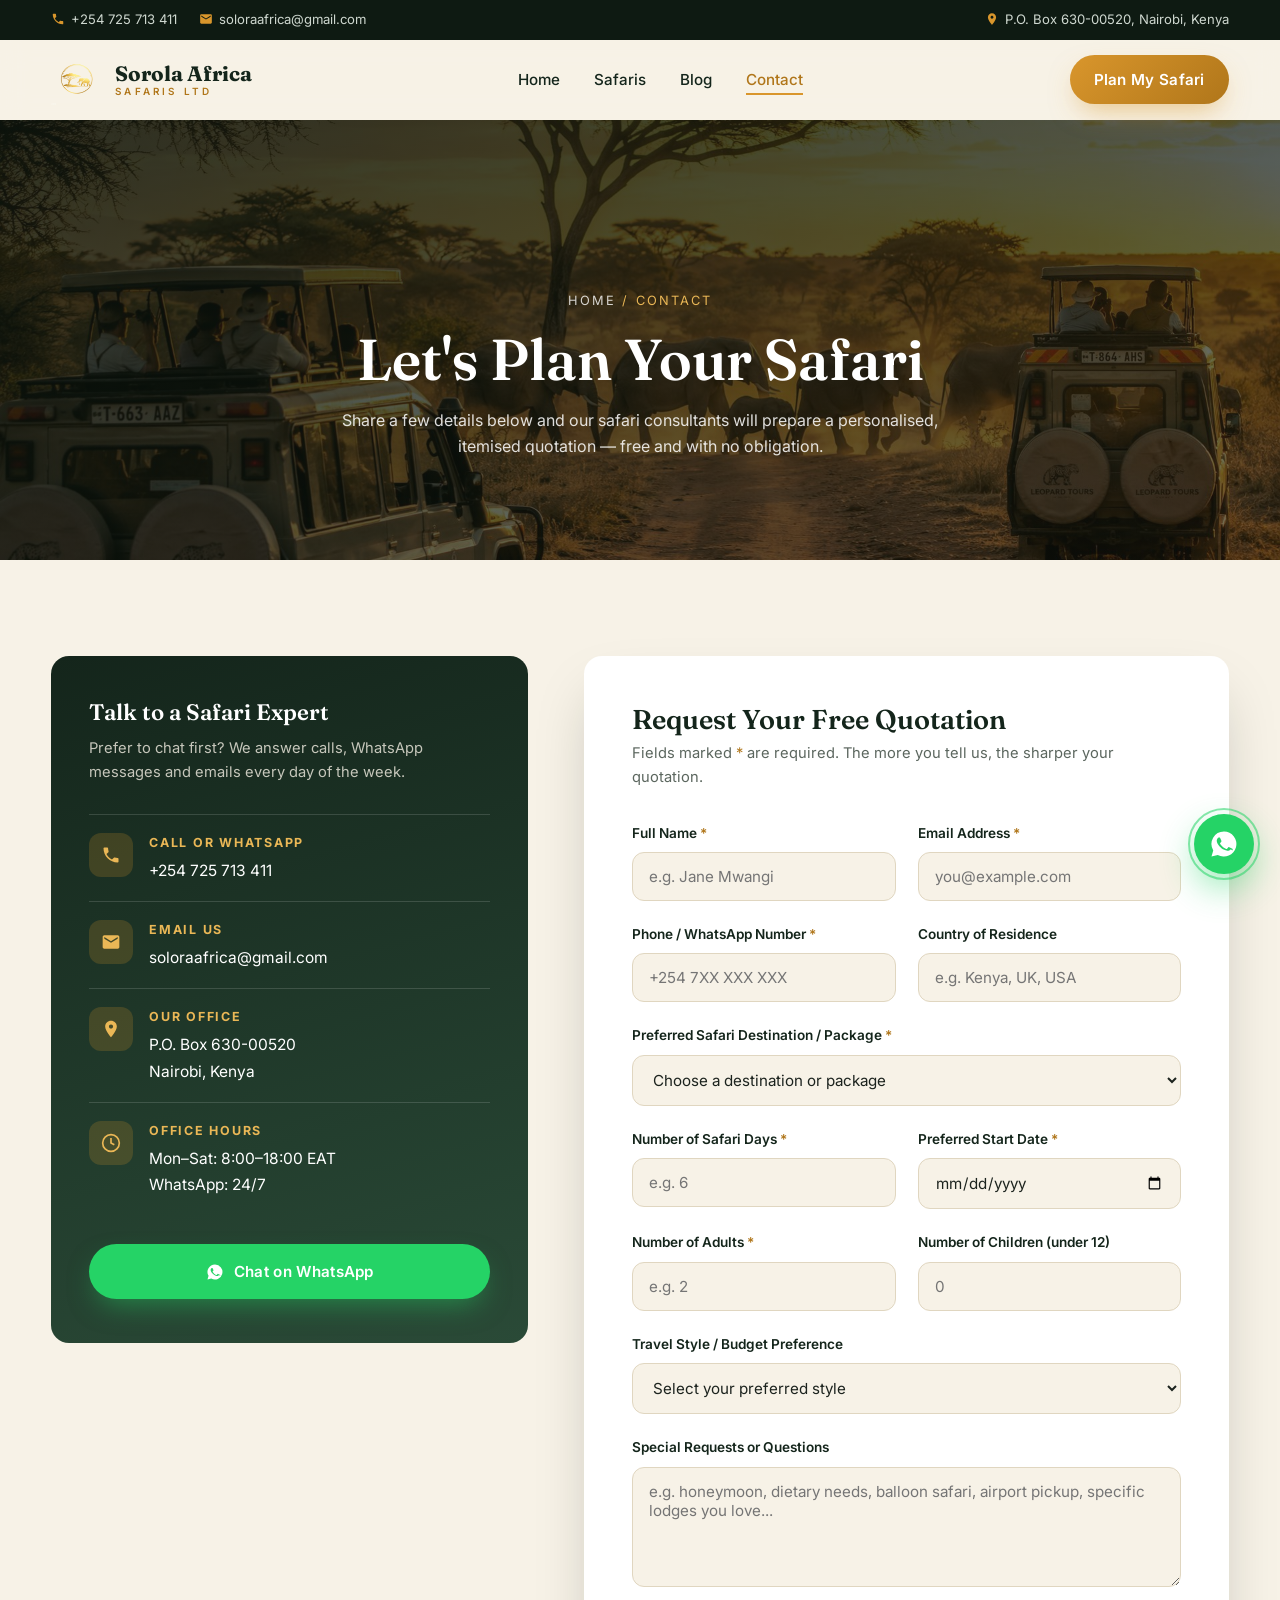
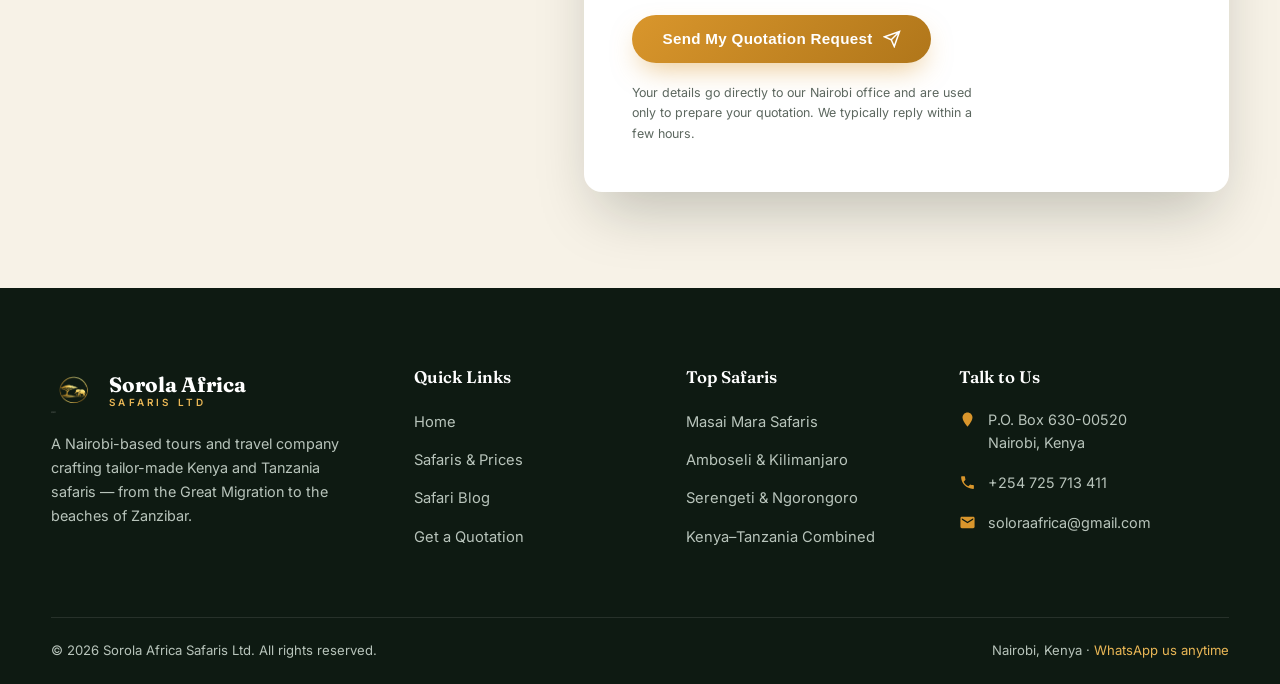
<file: contact.html>
<!DOCTYPE html>
<html lang="en">
<head>
<meta charset="UTF-8">
<meta name="viewport" content="width=device-width, initial-scale=1.0">
<title>Request a Safari Quotation — Sorola Africa Safaris Ltd, Nairobi</title>
<meta name="description" content="Request a free, no-obligation safari quotation from Sorola Africa Safaris Ltd. Tell us your dates, group size and dream destinations — our Nairobi team replies within hours.">
<link rel="icon" type="image/png" href="assets/img/logo.png">
<link rel="preconnect" href="https://fonts.googleapis.com">
<link rel="preconnect" href="https://fonts.gstatic.com" crossorigin>
<link href="https://fonts.googleapis.com/css2?family=Fraunces:ital,wght@0,400;0,600;0,700;1,400;1,600&family=Inter:wght@400;500;600;700&display=swap" rel="stylesheet">
<link rel="stylesheet" href="assets/css/style.css">
</head>
<body>

<div class="topbar">
  <div class="container">
    <div class="tb-group">
      <a href="tel:+254725713411"><svg viewBox="0 0 24 24" fill="currentColor"><path d="M6.6 10.8c1.4 2.8 3.8 5.1 6.6 6.6l2.2-2.2c.3-.3.7-.4 1-.2 1.1.4 2.3.6 3.6.6.6 0 1 .4 1 1V20c0 .6-.4 1-1 1C10.6 21 3 13.4 3 4c0-.6.4-1 1-1h3.5c.6 0 1 .4 1 1 0 1.2.2 2.4.6 3.6.1.3 0 .7-.2 1l-2.3 2.2z"/></svg>+254 725 713 411</a>
      <a href="mailto:soloraafrica@gmail.com"><svg viewBox="0 0 24 24" fill="currentColor"><path d="M20 4H4c-1.1 0-2 .9-2 2v12c0 1.1.9 2 2 2h16c1.1 0 2-.9 2-2V6c0-1.1-.9-2-2-2zm0 4l-8 5-8-5V6l8 5 8-5v2z"/></svg>soloraafrica@gmail.com</a>
    </div>
    <div class="tb-group">
      <span><svg viewBox="0 0 24 24" fill="currentColor"><path d="M12 2C8.1 2 5 5.1 5 9c0 5.2 7 13 7 13s7-7.8 7-13c0-3.9-3.1-7-7-7zm0 9.5c-1.4 0-2.5-1.1-2.5-2.5S10.6 6.5 12 6.5s2.5 1.1 2.5 2.5-1.1 2.5-2.5 2.5z"/></svg>P.O. Box 630-00520, Nairobi, Kenya</span>
    </div>
  </div>
</div>

<header class="header">
  <div class="container">
    <a class="brand" href="index.html" aria-label="Sorola Africa Safaris home">
      <img src="assets/img/logo.png" alt="Sorola Africa Safaris logo">
      <span class="brand-name">Sorola Africa<span>Safaris Ltd</span></span>
    </a>
    <nav class="nav" aria-label="Main navigation">
      <ul>
        <li><a href="index.html">Home</a></li>
        <li><a href="safaris.html">Safaris</a></li>
        <li><a href="blog.html">Blog</a></li>
        <li><a href="contact.html" class="active">Contact</a></li>
      </ul>
    </nav>
    <a class="btn btn-gold" href="#quote-form">Plan My Safari</a>
    <button class="menu-toggle" aria-label="Open menu"><svg viewBox="0 0 24 24" fill="none" stroke="currentColor" stroke-width="2"><path d="M3 6h18M3 12h18M3 18h18"/></svg></button>
  </div>
</header>

<section class="page-hero" style="background-image:url('assets/img/hero-poster.jpg')">
  <div class="container">
    <div class="breadcrumb"><a href="index.html">Home</a> / Contact</div>
    <h1>Let's Plan Your Safari</h1>
    <p>Share a few details below and our safari consultants will prepare a personalised, itemised quotation — free and with no obligation.</p>
  </div>
</section>

<section>
  <div class="container">
    <div class="contact-grid">

      <!-- Contact info -->
      <aside class="contact-info-card reveal">
        <h3>Talk to a Safari Expert</h3>
        <p>Prefer to chat first? We answer calls, WhatsApp messages and emails every day of the week.</p>
        <div class="ci-item">
          <div class="icon"><svg viewBox="0 0 24 24" fill="currentColor"><path d="M6.6 10.8c1.4 2.8 3.8 5.1 6.6 6.6l2.2-2.2c.3-.3.7-.4 1-.2 1.1.4 2.3.6 3.6.6.6 0 1 .4 1 1V20c0 .6-.4 1-1 1C10.6 21 3 13.4 3 4c0-.6.4-1 1-1h3.5c.6 0 1 .4 1 1 0 1.2.2 2.4.6 3.6.1.3 0 .7-.2 1l-2.3 2.2z"/></svg></div>
          <div><b>Call or WhatsApp</b><a href="tel:+254725713411">+254 725 713 411</a></div>
        </div>
        <div class="ci-item">
          <div class="icon"><svg viewBox="0 0 24 24" fill="currentColor"><path d="M20 4H4c-1.1 0-2 .9-2 2v12c0 1.1.9 2 2 2h16c1.1 0 2-.9 2-2V6c0-1.1-.9-2-2-2zm0 4l-8 5-8-5V6l8 5 8-5v2z"/></svg></div>
          <div><b>Email Us</b><a href="mailto:soloraafrica@gmail.com">soloraafrica@gmail.com</a></div>
        </div>
        <div class="ci-item">
          <div class="icon"><svg viewBox="0 0 24 24" fill="currentColor"><path d="M12 2C8.1 2 5 5.1 5 9c0 5.2 7 13 7 13s7-7.8 7-13c0-3.9-3.1-7-7-7zm0 9.5c-1.4 0-2.5-1.1-2.5-2.5S10.6 6.5 12 6.5s2.5 1.1 2.5 2.5-1.1 2.5-2.5 2.5z"/></svg></div>
          <div><b>Our Office</b><span class="val">P.O. Box 630-00520<br>Nairobi, Kenya</span></div>
        </div>
        <div class="ci-item">
          <div class="icon"><svg viewBox="0 0 24 24" fill="none" stroke="currentColor" stroke-width="2"><circle cx="12" cy="12" r="10"/><path d="M12 6v6l4 2"/></svg></div>
          <div><b>Office Hours</b><span class="val">Mon–Sat: 8:00–18:00 EAT<br>WhatsApp: 24/7</span></div>
        </div>
        <div style="margin-top:28px">
          <a class="btn btn-wa" style="width:100%;justify-content:center" href="https://wa.me/254725713411?text=Hello%20Sorola%20Africa%20Safaris!%20I%27d%20like%20a%20safari%20quotation." target="_blank" rel="noopener">
            <svg viewBox="0 0 24 24" fill="currentColor"><path d="M12 2a10 10 0 0 0-8.6 15.1L2 22l5-1.3A10 10 0 1 0 12 2zm5.4 14.1c-.2.6-1.3 1.2-1.8 1.2-.5.1-1 .2-3.4-.7-2.9-1.2-4.7-4.1-4.9-4.3-.1-.2-1.1-1.5-1.1-2.9s.7-2 1-2.3c.2-.3.5-.3.7-.3h.5c.2 0 .4 0 .6.5l.9 2.1c.1.2.1.4 0 .6l-.4.6-.5.5c-.2.2-.3.4-.1.7.2.3.9 1.5 2 2.4 1.4 1.2 2.5 1.6 2.9 1.7.3.2.5.1.7-.1l1-1.2c.2-.3.4-.2.7-.1l2.1 1c.3.2.5.3.6.4.1.2.1.7-.1 1.2z"/></svg>
            Chat on WhatsApp
          </a>
        </div>
      </aside>

      <!-- Quote form -->
      <div class="form-card reveal" data-delay="1" id="quote-form">
        <h2>Request Your Free Quotation</h2>
        <p>Fields marked <i style="color:var(--gold-dark);font-style:normal">*</i> are required. The more you tell us, the sharper your quotation.</p>
        <form name="safari-quote" method="POST" data-netlify="true" netlify-honeypot="bot-field" action="/thank-you.html">
          <input type="hidden" name="form-name" value="safari-quote">
          <p class="hp-field"><label>Don't fill this out if you're human: <input name="bot-field"></label></p>

          <div class="form-grid">
            <div class="form-field">
              <label for="full-name">Full Name <i>*</i></label>
              <input type="text" id="full-name" name="full-name" required autocomplete="name" placeholder="e.g. Jane Mwangi">
            </div>
            <div class="form-field">
              <label for="email">Email Address <i>*</i></label>
              <input type="email" id="email" name="email" required autocomplete="email" placeholder="you@example.com">
            </div>
            <div class="form-field">
              <label for="phone">Phone / WhatsApp Number <i>*</i></label>
              <input type="tel" id="phone" name="phone" required autocomplete="tel" placeholder="+254 7XX XXX XXX">
            </div>
            <div class="form-field">
              <label for="country">Country of Residence</label>
              <input type="text" id="country" name="country" autocomplete="country-name" placeholder="e.g. Kenya, UK, USA">
            </div>
            <div class="form-field full">
              <label for="destination">Preferred Safari Destination / Package <i>*</i></label>
              <select id="destination" name="destination" required>
                <option value="" disabled selected>Choose a destination or package</option>
                <option value="Masai Mara">Masai Mara (Kenya)</option>
                <option value="Amboseli">Amboseli & Tsavo (Kenya)</option>
                <option value="Lake Nakuru / Naivasha">Lake Nakuru / Naivasha (Kenya)</option>
                <option value="Samburu">Samburu & Ol Pejeta (Kenya)</option>
                <option value="Kenya Highlights">Kenya Highlights Circuit (Mara–Nakuru–Amboseli)</option>
                <option value="Serengeti">Serengeti (Tanzania)</option>
                <option value="Ngorongoro">Ngorongoro Crater (Tanzania)</option>
                <option value="Northern Circuit">Tanzania Northern Circuit</option>
                <option value="Kenya + Tanzania">Combined Kenya & Tanzania</option>
                <option value="Zanzibar">Zanzibar Beach Extension</option>
                <option value="Not sure — advise me">Not sure yet — please advise me</option>
              </select>
            </div>
            <div class="form-field">
              <label for="days">Number of Safari Days <i>*</i></label>
              <input type="number" id="days" name="number-of-days" min="1" max="30" required placeholder="e.g. 6">
            </div>
            <div class="form-field">
              <label for="start-date">Preferred Start Date <i>*</i></label>
              <input type="date" id="start-date" name="start-date" required>
            </div>
            <div class="form-field">
              <label for="adults">Number of Adults <i>*</i></label>
              <input type="number" id="adults" name="adults" min="1" max="40" required placeholder="e.g. 2">
            </div>
            <div class="form-field">
              <label for="children">Number of Children (under 12)</label>
              <input type="number" id="children" name="children" min="0" max="20" placeholder="0">
            </div>
            <div class="form-field full">
              <label for="budget">Travel Style / Budget Preference</label>
              <select id="budget" name="travel-style">
                <option value="" disabled selected>Select your preferred style</option>
                <option value="Budget camping">Budget camping adventure</option>
                <option value="Mid-range lodge">Mid-range lodge / tented camp</option>
                <option value="Luxury">Luxury lodge / premium camp</option>
                <option value="Not sure">Not sure — recommend for me</option>
              </select>
            </div>
            <div class="form-field full">
              <label for="message">Special Requests or Questions</label>
              <textarea id="message" name="message" placeholder="e.g. honeymoon, dietary needs, balloon safari, airport pickup, specific lodges you love..."></textarea>
            </div>
          </div>

          <div class="form-foot">
            <button type="submit" class="btn btn-gold">Send My Quotation Request
              <svg viewBox="0 0 24 24" fill="none" stroke="currentColor" stroke-width="2"><path d="M22 2L11 13M22 2l-7 20-4-9-9-4 20-7z"/></svg>
            </button>
            <small>Your details go directly to our Nairobi office and are used only to prepare your quotation. We typically reply within a few hours.</small>
          </div>
        </form>
      </div>

    </div>
  </div>
</section>

<footer class="footer">
  <div class="container">
    <div class="footer-grid">
      <div>
        <a class="brand" href="index.html">
          <img src="assets/img/logo.png" alt="Sorola Africa Safaris logo" style="width:46px;height:46px">
          <span class="brand-name">Sorola Africa<span style="color:var(--gold-light)">Safaris Ltd</span></span>
        </a>
        <p>A Nairobi-based tours and travel company crafting tailor-made Kenya and Tanzania safaris — from the Great Migration to the beaches of Zanzibar.</p>
      </div>
      <div>
        <h4>Quick Links</h4>
        <ul>
          <li><a href="index.html">Home</a></li>
          <li><a href="safaris.html">Safaris & Prices</a></li>
          <li><a href="blog.html">Safari Blog</a></li>
          <li><a href="contact.html">Get a Quotation</a></li>
        </ul>
      </div>
      <div>
        <h4>Top Safaris</h4>
        <ul>
          <li><a href="safaris.html#kenya">Masai Mara Safaris</a></li>
          <li><a href="safaris.html#kenya">Amboseli & Kilimanjaro</a></li>
          <li><a href="safaris.html#tanzania">Serengeti & Ngorongoro</a></li>
          <li><a href="safaris.html#combined">Kenya–Tanzania Combined</a></li>
        </ul>
      </div>
      <div>
        <h4>Talk to Us</h4>
        <div class="ci-line"><svg viewBox="0 0 24 24" fill="currentColor"><path d="M12 2C8.1 2 5 5.1 5 9c0 5.2 7 13 7 13s7-7.8 7-13c0-3.9-3.1-7-7-7z"/></svg><span>P.O. Box 630-00520<br>Nairobi, Kenya</span></div>
        <div class="ci-line"><svg viewBox="0 0 24 24" fill="currentColor"><path d="M6.6 10.8c1.4 2.8 3.8 5.1 6.6 6.6l2.2-2.2c.3-.3.7-.4 1-.2 1.1.4 2.3.6 3.6.6.6 0 1 .4 1 1V20c0 .6-.4 1-1 1C10.6 21 3 13.4 3 4c0-.6.4-1 1-1h3.5c.6 0 1 .4 1 1 0 1.2.2 2.4.6 3.6.1.3 0 .7-.2 1l-2.3 2.2z"/></svg><a href="tel:+254725713411">+254 725 713 411</a></div>
        <div class="ci-line"><svg viewBox="0 0 24 24" fill="currentColor"><path d="M20 4H4c-1.1 0-2 .9-2 2v12c0 1.1.9 2 2 2h16c1.1 0 2-.9 2-2V6c0-1.1-.9-2-2-2zm0 4l-8 5-8-5V6l8 5 8-5v2z"/></svg><a href="mailto:soloraafrica@gmail.com">soloraafrica@gmail.com</a></div>
      </div>
    </div>
    <div class="footer-bottom">
      <span>© 2026 Sorola Africa Safaris Ltd. All rights reserved.</span>
      <span>Nairobi, Kenya · <a href="https://wa.me/254725713411" target="_blank" rel="noopener">WhatsApp us anytime</a></span>
    </div>
  </div>
</footer>

<a class="wa-float" href="https://wa.me/254725713411?text=Hello%20Sorola%20Africa%20Safaris!%20I%27d%20like%20a%20safari%20quotation." target="_blank" rel="noopener" aria-label="Chat with us on WhatsApp">
  <svg viewBox="0 0 24 24" fill="currentColor"><path d="M12 2a10 10 0 0 0-8.6 15.1L2 22l5-1.3A10 10 0 1 0 12 2zm5.4 14.1c-.2.6-1.3 1.2-1.8 1.2-.5.1-1 .2-3.4-.7-2.9-1.2-4.7-4.1-4.9-4.3-.1-.2-1.1-1.5-1.1-2.9s.7-2 1-2.3c.2-.3.5-.3.7-.3h.5c.2 0 .4 0 .6.5l.9 2.1c.1.2.1.4 0 .6l-.4.6-.5.5c-.2.2-.3.4-.1.7.2.3.9 1.5 2 2.4 1.4 1.2 2.5 1.6 2.9 1.7.3.2.5.1.7-.1l1-1.2c.2-.3.4-.2.7-.1l2.1 1c.3.2.5.3.6.4.1.2.1.7-.1 1.2z"/></svg>
</a>

<script src="assets/js/main.js"></script>
</body>
</html>
</file>
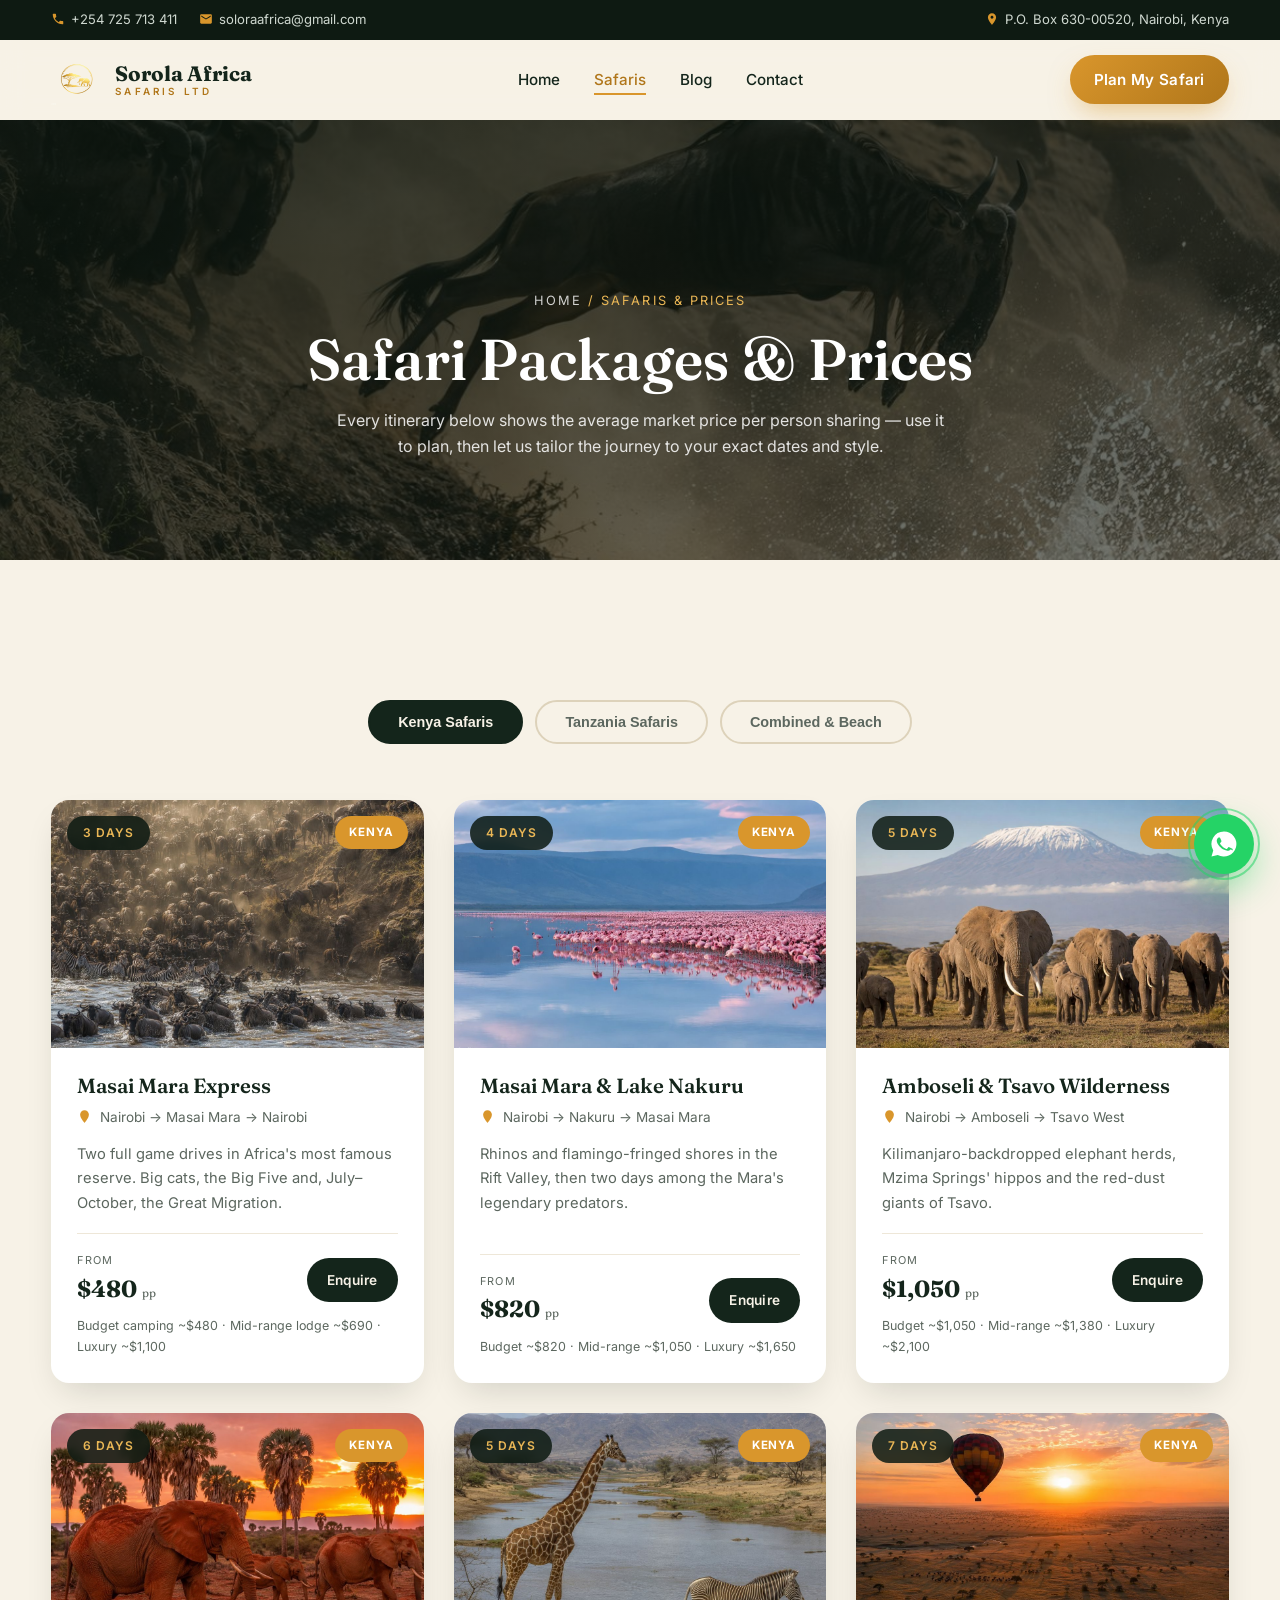
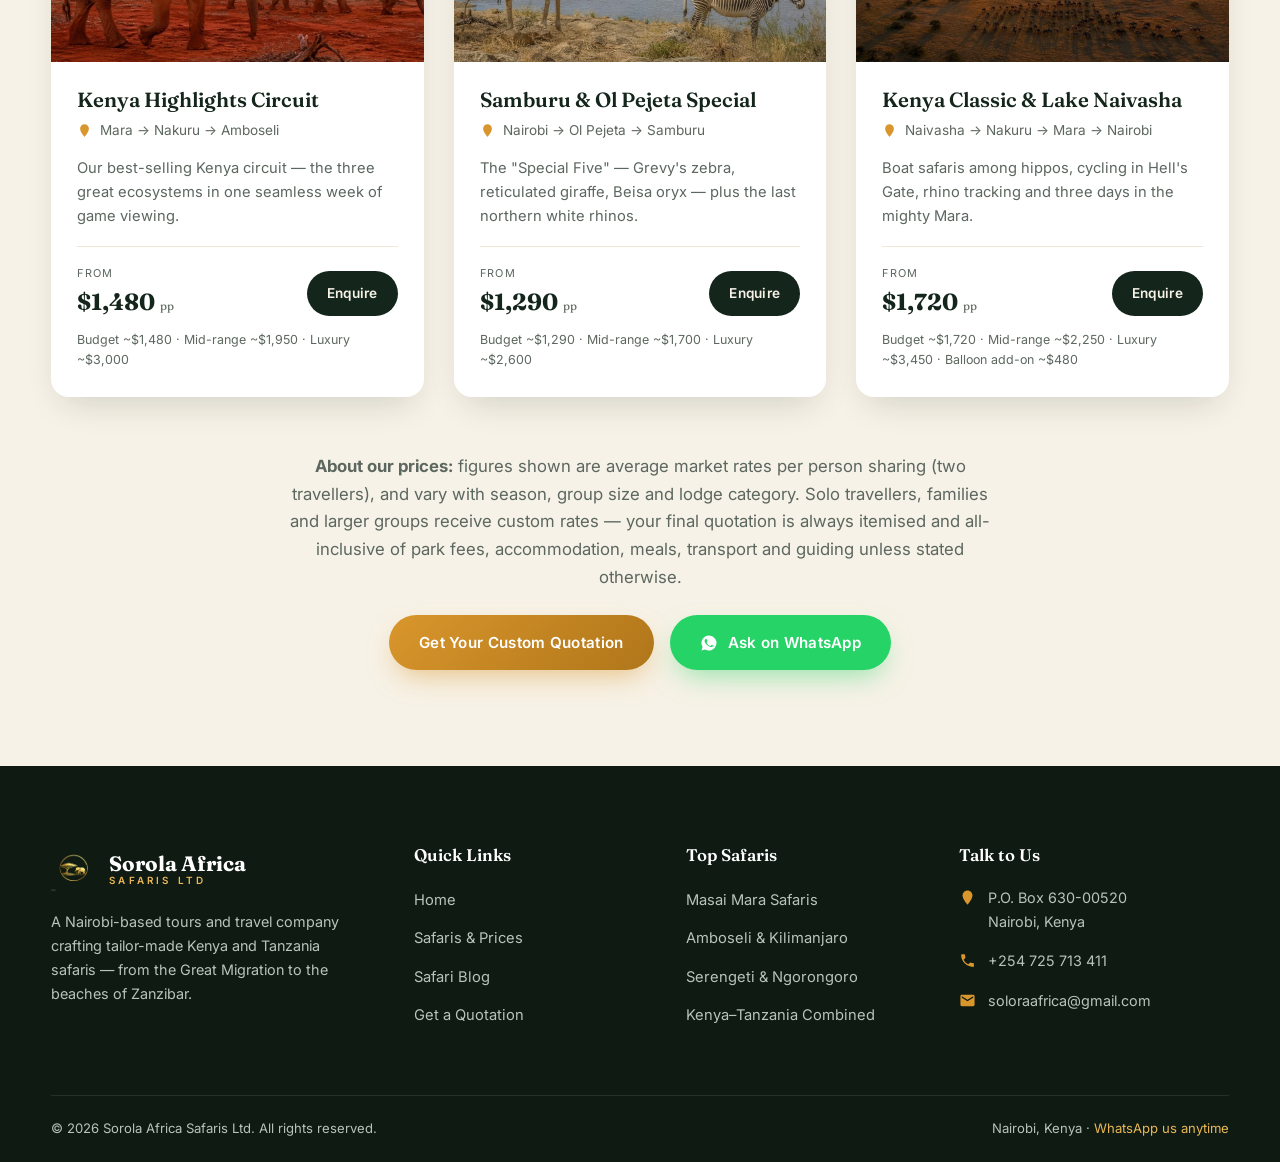
<file: safaris.html>
<!DOCTYPE html>
<html lang="en">
<head>
<meta charset="UTF-8">
<meta name="viewport" content="width=device-width, initial-scale=1.0">
<title>Kenya & Tanzania Safari Packages & Prices — Sorola Africa Safaris Ltd</title>
<meta name="description" content="Browse Kenya and Tanzania safari packages with average market prices — Masai Mara, Amboseli, Tsavo, Samburu, Serengeti, Ngorongoro and Zanzibar. Free tailor-made quotations from Sorola Africa Safaris Ltd, Nairobi.">
<link rel="icon" type="image/png" href="assets/img/logo.png">
<link rel="preconnect" href="https://fonts.googleapis.com">
<link rel="preconnect" href="https://fonts.gstatic.com" crossorigin>
<link href="https://fonts.googleapis.com/css2?family=Fraunces:ital,wght@0,400;0,600;0,700;1,400;1,600&family=Inter:wght@400;500;600;700&display=swap" rel="stylesheet">
<link rel="stylesheet" href="assets/css/style.css">
</head>
<body>

<div class="topbar">
  <div class="container">
    <div class="tb-group">
      <a href="tel:+254725713411"><svg viewBox="0 0 24 24" fill="currentColor"><path d="M6.6 10.8c1.4 2.8 3.8 5.1 6.6 6.6l2.2-2.2c.3-.3.7-.4 1-.2 1.1.4 2.3.6 3.6.6.6 0 1 .4 1 1V20c0 .6-.4 1-1 1C10.6 21 3 13.4 3 4c0-.6.4-1 1-1h3.5c.6 0 1 .4 1 1 0 1.2.2 2.4.6 3.6.1.3 0 .7-.2 1l-2.3 2.2z"/></svg>+254 725 713 411</a>
      <a href="mailto:soloraafrica@gmail.com"><svg viewBox="0 0 24 24" fill="currentColor"><path d="M20 4H4c-1.1 0-2 .9-2 2v12c0 1.1.9 2 2 2h16c1.1 0 2-.9 2-2V6c0-1.1-.9-2-2-2zm0 4l-8 5-8-5V6l8 5 8-5v2z"/></svg>soloraafrica@gmail.com</a>
    </div>
    <div class="tb-group">
      <span><svg viewBox="0 0 24 24" fill="currentColor"><path d="M12 2C8.1 2 5 5.1 5 9c0 5.2 7 13 7 13s7-7.8 7-13c0-3.9-3.1-7-7-7zm0 9.5c-1.4 0-2.5-1.1-2.5-2.5S10.6 6.5 12 6.5s2.5 1.1 2.5 2.5-1.1 2.5-2.5 2.5z"/></svg>P.O. Box 630-00520, Nairobi, Kenya</span>
    </div>
  </div>
</div>

<header class="header">
  <div class="container">
    <a class="brand" href="index.html" aria-label="Sorola Africa Safaris home">
      <img src="assets/img/logo.png" alt="Sorola Africa Safaris logo">
      <span class="brand-name">Sorola Africa<span>Safaris Ltd</span></span>
    </a>
    <nav class="nav" aria-label="Main navigation">
      <ul>
        <li><a href="index.html">Home</a></li>
        <li><a href="safaris.html" class="active">Safaris</a></li>
        <li><a href="blog.html">Blog</a></li>
        <li><a href="contact.html">Contact</a></li>
      </ul>
    </nav>
    <a class="btn btn-gold" href="contact.html">Plan My Safari</a>
    <button class="menu-toggle" aria-label="Open menu"><svg viewBox="0 0 24 24" fill="none" stroke="currentColor" stroke-width="2"><path d="M3 6h18M3 12h18M3 18h18"/></svg></button>
  </div>
</header>

<!-- Page hero -->
<section class="page-hero" style="background-image:url('assets/img/migration.jpg')">
  <div class="container">
    <div class="breadcrumb"><a href="index.html">Home</a> / Safaris & Prices</div>
    <h1>Safari Packages & Prices</h1>
    <p>Every itinerary below shows the average market price per person sharing — use it to plan, then let us tailor the journey to your exact dates and style.</p>
  </div>
</section>

<!-- Tabs + packages -->
<section>
  <div class="container">
    <div class="tabs">
      <button class="tab-btn active" data-tab="kenya">Kenya Safaris</button>
      <button class="tab-btn" data-tab="tanzania">Tanzania Safaris</button>
      <button class="tab-btn" data-tab="combined">Combined & Beach</button>
    </div>

    <!-- KENYA -->
    <div class="tab-panel active" id="kenya">
      <div class="cards-grid">
        <article class="safari-card">
          <div class="card-img"><img src="assets/img/masai-mara.jpg" alt="Great Migration in the Masai Mara"><span class="badge-days">3 Days</span><span class="badge-country">Kenya</span></div>
          <div class="card-body">
            <h3>Masai Mara Express</h3>
            <div class="card-route"><svg viewBox="0 0 24 24" fill="currentColor"><path d="M12 2C8.1 2 5 5.1 5 9c0 5.2 7 13 7 13s7-7.8 7-13c0-3.9-3.1-7-7-7z"/></svg>Nairobi → Masai Mara → Nairobi</div>
            <p>Two full game drives in Africa's most famous reserve. Big cats, the Big Five and, July–October, the Great Migration.</p>
            <div class="card-foot">
              <div class="price"><span>From</span><b>$480 <small>pp</small></b></div>
              <a class="btn btn-dark" href="contact.html?package=masai%20mara">Enquire</a>
            </div>
            <div class="price-note">Budget camping ~$480 · Mid-range lodge ~$690 · Luxury ~$1,100</div>
          </div>
        </article>
        <article class="safari-card">
          <div class="card-img"><img src="assets/img/lake-nakuru.jpg" alt="Flamingos on Lake Nakuru"><span class="badge-days">4 Days</span><span class="badge-country">Kenya</span></div>
          <div class="card-body">
            <h3>Masai Mara & Lake Nakuru</h3>
            <div class="card-route"><svg viewBox="0 0 24 24" fill="currentColor"><path d="M12 2C8.1 2 5 5.1 5 9c0 5.2 7 13 7 13s7-7.8 7-13c0-3.9-3.1-7-7-7z"/></svg>Nairobi → Nakuru → Masai Mara</div>
            <p>Rhinos and flamingo-fringed shores in the Rift Valley, then two days among the Mara's legendary predators.</p>
            <div class="card-foot">
              <div class="price"><span>From</span><b>$820 <small>pp</small></b></div>
              <a class="btn btn-dark" href="contact.html?package=masai%20mara">Enquire</a>
            </div>
            <div class="price-note">Budget ~$820 · Mid-range ~$1,050 · Luxury ~$1,650</div>
          </div>
        </article>
        <article class="safari-card">
          <div class="card-img"><img src="assets/img/amboseli.jpg" alt="Elephants beneath Mount Kilimanjaro, Amboseli"><span class="badge-days">5 Days</span><span class="badge-country">Kenya</span></div>
          <div class="card-body">
            <h3>Amboseli & Tsavo Wilderness</h3>
            <div class="card-route"><svg viewBox="0 0 24 24" fill="currentColor"><path d="M12 2C8.1 2 5 5.1 5 9c0 5.2 7 13 7 13s7-7.8 7-13c0-3.9-3.1-7-7-7z"/></svg>Nairobi → Amboseli → Tsavo West</div>
            <p>Kilimanjaro-backdropped elephant herds, Mzima Springs' hippos and the red-dust giants of Tsavo.</p>
            <div class="card-foot">
              <div class="price"><span>From</span><b>$1,050 <small>pp</small></b></div>
              <a class="btn btn-dark" href="contact.html?package=amboseli">Enquire</a>
            </div>
            <div class="price-note">Budget ~$1,050 · Mid-range ~$1,380 · Luxury ~$2,100</div>
          </div>
        </article>
        <article class="safari-card">
          <div class="card-img"><img src="assets/img/tsavo.jpg" alt="Red elephants of Tsavo at sunset"><span class="badge-days">6 Days</span><span class="badge-country">Kenya</span></div>
          <div class="card-body">
            <h3>Kenya Highlights Circuit</h3>
            <div class="card-route"><svg viewBox="0 0 24 24" fill="currentColor"><path d="M12 2C8.1 2 5 5.1 5 9c0 5.2 7 13 7 13s7-7.8 7-13c0-3.9-3.1-7-7-7z"/></svg>Mara → Nakuru → Amboseli</div>
            <p>Our best-selling Kenya circuit — the three great ecosystems in one seamless week of game viewing.</p>
            <div class="card-foot">
              <div class="price"><span>From</span><b>$1,480 <small>pp</small></b></div>
              <a class="btn btn-dark" href="contact.html?package=kenya%20highlights">Enquire</a>
            </div>
            <div class="price-note">Budget ~$1,480 · Mid-range ~$1,950 · Luxury ~$3,000</div>
          </div>
        </article>
        <article class="safari-card">
          <div class="card-img"><img src="assets/img/samburu.jpg" alt="Reticulated giraffe in Samburu"><span class="badge-days">5 Days</span><span class="badge-country">Kenya</span></div>
          <div class="card-body">
            <h3>Samburu & Ol Pejeta Special</h3>
            <div class="card-route"><svg viewBox="0 0 24 24" fill="currentColor"><path d="M12 2C8.1 2 5 5.1 5 9c0 5.2 7 13 7 13s7-7.8 7-13c0-3.9-3.1-7-7-7z"/></svg>Nairobi → Ol Pejeta → Samburu</div>
            <p>The "Special Five" — Grevy's zebra, reticulated giraffe, Beisa oryx — plus the last northern white rhinos.</p>
            <div class="card-foot">
              <div class="price"><span>From</span><b>$1,290 <small>pp</small></b></div>
              <a class="btn btn-dark" href="contact.html?package=samburu">Enquire</a>
            </div>
            <div class="price-note">Budget ~$1,290 · Mid-range ~$1,700 · Luxury ~$2,600</div>
          </div>
        </article>
        <article class="safari-card">
          <div class="card-img"><img src="assets/img/balloon.jpg" alt="Balloon safari over the Masai Mara at dawn"><span class="badge-days">7 Days</span><span class="badge-country">Kenya</span></div>
          <div class="card-body">
            <h3>Kenya Classic & Lake Naivasha</h3>
            <div class="card-route"><svg viewBox="0 0 24 24" fill="currentColor"><path d="M12 2C8.1 2 5 5.1 5 9c0 5.2 7 13 7 13s7-7.8 7-13c0-3.9-3.1-7-7-7z"/></svg>Naivasha → Nakuru → Mara → Nairobi</div>
            <p>Boat safaris among hippos, cycling in Hell's Gate, rhino tracking and three days in the mighty Mara.</p>
            <div class="card-foot">
              <div class="price"><span>From</span><b>$1,720 <small>pp</small></b></div>
              <a class="btn btn-dark" href="contact.html?package=kenya%20classic">Enquire</a>
            </div>
            <div class="price-note">Budget ~$1,720 · Mid-range ~$2,250 · Luxury ~$3,450 · Balloon add-on ~$480</div>
          </div>
        </article>
      </div>
    </div>

    <!-- TANZANIA -->
    <div class="tab-panel" id="tanzania">
      <div class="cards-grid">
        <article class="safari-card">
          <div class="card-img"><img src="assets/img/serengeti.jpg" alt="Lions on a Serengeti kopje"><span class="badge-days">4 Days</span><span class="badge-country">Tanzania</span></div>
          <div class="card-body">
            <h3>Serengeti & Ngorongoro Fly-Drive</h3>
            <div class="card-route"><svg viewBox="0 0 24 24" fill="currentColor"><path d="M12 2C8.1 2 5 5.1 5 9c0 5.2 7 13 7 13s7-7.8 7-13c0-3.9-3.1-7-7-7z"/></svg>Arusha → Ngorongoro → Serengeti</div>
            <p>The essential Tanzania: a full crater tour and two days on the endless Serengeti plains.</p>
            <div class="card-foot">
              <div class="price"><span>From</span><b>$1,550 <small>pp</small></b></div>
              <a class="btn btn-dark" href="contact.html?package=serengeti">Enquire</a>
            </div>
            <div class="price-note">Budget camping ~$1,550 · Mid-range ~$1,950 · Luxury ~$3,200</div>
          </div>
        </article>
        <article class="safari-card">
          <div class="card-img"><img src="assets/img/ngorongoro.jpg" alt="Ngorongoro Crater at sunrise"><span class="badge-days">6 Days</span><span class="badge-country">Tanzania</span></div>
          <div class="card-body">
            <h3>Northern Circuit Classic</h3>
            <div class="card-route"><svg viewBox="0 0 24 24" fill="currentColor"><path d="M12 2C8.1 2 5 5.1 5 9c0 5.2 7 13 7 13s7-7.8 7-13c0-3.9-3.1-7-7-7z"/></svg>Tarangire → Serengeti → Ngorongoro</div>
            <p>Baobabs and elephant herds in Tarangire, three days in the Serengeti, and a grand crater finale.</p>
            <div class="card-foot">
              <div class="price"><span>From</span><b>$2,150 <small>pp</small></b></div>
              <a class="btn btn-dark" href="contact.html?package=northern%20circuit">Enquire</a>
            </div>
            <div class="price-note">Budget ~$2,150 · Mid-range ~$2,700 · Luxury ~$4,400</div>
          </div>
        </article>
        <article class="safari-card">
          <div class="card-img"><img src="assets/img/migration.jpg" alt="Wildebeest crossing the Mara River"><span class="badge-days">7 Days</span><span class="badge-country">Tanzania</span></div>
          <div class="card-body">
            <h3>Serengeti Migration Trail</h3>
            <div class="card-route"><svg viewBox="0 0 24 24" fill="currentColor"><path d="M12 2C8.1 2 5 5.1 5 9c0 5.2 7 13 7 13s7-7.8 7-13c0-3.9-3.1-7-7-7z"/></svg>Follows the herds — seasonally routed</div>
            <p>Timed to the herds: Ndutu calving (Dec–Mar) or the northern river crossings (Jul–Oct).</p>
            <div class="card-foot">
              <div class="price"><span>From</span><b>$2,450 <small>pp</small></b></div>
              <a class="btn btn-dark" href="contact.html?package=migration%20trail">Enquire</a>
            </div>
            <div class="price-note">Budget ~$2,450 · Mid-range ~$3,100 · Luxury ~$5,000</div>
          </div>
        </article>
      </div>
    </div>

    <!-- COMBINED & BEACH -->
    <div class="tab-panel" id="combined">
      <div class="cards-grid">
        <article class="safari-card">
          <div class="card-img"><img src="assets/img/kenya-tanzania.jpg" alt="Safari van overlooking migration plains"><span class="badge-days">10 Days</span><span class="badge-country">KE + TZ</span></div>
          <div class="card-body">
            <h3>Kenya–Tanzania Grand Safari</h3>
            <div class="card-route"><svg viewBox="0 0 24 24" fill="currentColor"><path d="M12 2C8.1 2 5 5.1 5 9c0 5.2 7 13 7 13s7-7.8 7-13c0-3.9-3.1-7-7-7z"/></svg>Mara → Serengeti → Ngorongoro → Amboseli</div>
            <p>The ultimate East African journey — both migration countries, four legendary parks, one seamless trip.</p>
            <div class="card-foot">
              <div class="price"><span>From</span><b>$3,400 <small>pp</small></b></div>
              <a class="btn btn-dark" href="contact.html?package=grand%20safari">Enquire</a>
            </div>
            <div class="price-note">Budget ~$3,400 · Mid-range ~$4,300 · Luxury ~$6,800</div>
          </div>
        </article>
        <article class="safari-card">
          <div class="card-img"><img src="assets/img/zanzibar.jpg" alt="Dhow on a Zanzibar beach"><span class="badge-days">12 Days</span><span class="badge-country">KE + TZ</span></div>
          <div class="card-body">
            <h3>Bush to Beach: Safari & Zanzibar</h3>
            <div class="card-route"><svg viewBox="0 0 24 24" fill="currentColor"><path d="M12 2C8.1 2 5 5.1 5 9c0 5.2 7 13 7 13s7-7.8 7-13c0-3.9-3.1-7-7-7z"/></svg>Mara → Serengeti → Ngorongoro → Zanzibar</div>
            <p>Seven days of Big Five drama followed by four nights of white sand, spice farms and dhow sunsets.</p>
            <div class="card-foot">
              <div class="price"><span>From</span><b>$3,850 <small>pp</small></b></div>
              <a class="btn btn-dark" href="contact.html?package=bush%20to%20beach">Enquire</a>
            </div>
            <div class="price-note">Mid-range ~$3,850 · Luxury ~$5,900 (flights to Zanzibar included)</div>
          </div>
        </article>
        <article class="safari-card">
          <div class="card-img"><img src="assets/img/zanzibar.jpg" alt="Turquoise waters of Zanzibar"><span class="badge-days">3 Days</span><span class="badge-country">Zanzibar</span></div>
          <div class="card-body">
            <h3>Zanzibar Beach Extension</h3>
            <div class="card-route"><svg viewBox="0 0 24 24" fill="currentColor"><path d="M12 2C8.1 2 5 5.1 5 9c0 5.2 7 13 7 13s7-7.8 7-13c0-3.9-3.1-7-7-7z"/></svg>Add to any safari itinerary</div>
            <p>Round off your safari with Stone Town's winding alleys, spice tours and the Indian Ocean's warmest welcome.</p>
            <div class="card-foot">
              <div class="price"><span>From</span><b>$560 <small>pp</small></b></div>
              <a class="btn btn-dark" href="contact.html?package=zanzibar">Enquire</a>
            </div>
            <div class="price-note">Mid-range ~$560 · Luxury ~$950 (excl. flights)</div>
          </div>
        </article>
      </div>
    </div>

    <div class="center" style="margin-top:56px">
      <p class="section-lead" style="margin:0 auto 24px;max-width:720px"><strong>About our prices:</strong> figures shown are average market rates per person sharing (two travellers), and vary with season, group size and lodge category. Solo travellers, families and larger groups receive custom rates — your final quotation is always itemised and all-inclusive of park fees, accommodation, meals, transport and guiding unless stated otherwise.</p>
      <div class="hero-cta" style="justify-content:center">
        <a class="btn btn-gold" href="contact.html">Get Your Custom Quotation</a>
        <a class="btn btn-wa" href="https://wa.me/254725713411?text=Hello%20Sorola%20Africa%20Safaris!%20I%27m%20interested%20in%20one%20of%20your%20safari%20packages." target="_blank" rel="noopener">
          <svg viewBox="0 0 24 24" fill="currentColor"><path d="M12 2a10 10 0 0 0-8.6 15.1L2 22l5-1.3A10 10 0 1 0 12 2zm5.4 14.1c-.2.6-1.3 1.2-1.8 1.2-.5.1-1 .2-3.4-.7-2.9-1.2-4.7-4.1-4.9-4.3-.1-.2-1.1-1.5-1.1-2.9s.7-2 1-2.3c.2-.3.5-.3.7-.3h.5c.2 0 .4 0 .6.5l.9 2.1c.1.2.1.4 0 .6l-.4.6-.5.5c-.2.2-.3.4-.1.7.2.3.9 1.5 2 2.4 1.4 1.2 2.5 1.6 2.9 1.7.3.2.5.1.7-.1l1-1.2c.2-.3.4-.2.7-.1l2.1 1c.3.2.5.3.6.4.1.2.1.7-.1 1.2z"/></svg>
          Ask on WhatsApp</a>
      </div>
    </div>
  </div>
</section>

<footer class="footer">
  <div class="container">
    <div class="footer-grid">
      <div>
        <a class="brand" href="index.html">
          <img src="assets/img/logo.png" alt="Sorola Africa Safaris logo" style="width:46px;height:46px">
          <span class="brand-name">Sorola Africa<span style="color:var(--gold-light)">Safaris Ltd</span></span>
        </a>
        <p>A Nairobi-based tours and travel company crafting tailor-made Kenya and Tanzania safaris — from the Great Migration to the beaches of Zanzibar.</p>
      </div>
      <div>
        <h4>Quick Links</h4>
        <ul>
          <li><a href="index.html">Home</a></li>
          <li><a href="safaris.html">Safaris & Prices</a></li>
          <li><a href="blog.html">Safari Blog</a></li>
          <li><a href="contact.html">Get a Quotation</a></li>
        </ul>
      </div>
      <div>
        <h4>Top Safaris</h4>
        <ul>
          <li><a href="safaris.html#kenya">Masai Mara Safaris</a></li>
          <li><a href="safaris.html#kenya">Amboseli & Kilimanjaro</a></li>
          <li><a href="safaris.html#tanzania">Serengeti & Ngorongoro</a></li>
          <li><a href="safaris.html#combined">Kenya–Tanzania Combined</a></li>
        </ul>
      </div>
      <div>
        <h4>Talk to Us</h4>
        <div class="ci-line"><svg viewBox="0 0 24 24" fill="currentColor"><path d="M12 2C8.1 2 5 5.1 5 9c0 5.2 7 13 7 13s7-7.8 7-13c0-3.9-3.1-7-7-7z"/></svg><span>P.O. Box 630-00520<br>Nairobi, Kenya</span></div>
        <div class="ci-line"><svg viewBox="0 0 24 24" fill="currentColor"><path d="M6.6 10.8c1.4 2.8 3.8 5.1 6.6 6.6l2.2-2.2c.3-.3.7-.4 1-.2 1.1.4 2.3.6 3.6.6.6 0 1 .4 1 1V20c0 .6-.4 1-1 1C10.6 21 3 13.4 3 4c0-.6.4-1 1-1h3.5c.6 0 1 .4 1 1 0 1.2.2 2.4.6 3.6.1.3 0 .7-.2 1l-2.3 2.2z"/></svg><a href="tel:+254725713411">+254 725 713 411</a></div>
        <div class="ci-line"><svg viewBox="0 0 24 24" fill="currentColor"><path d="M20 4H4c-1.1 0-2 .9-2 2v12c0 1.1.9 2 2 2h16c1.1 0 2-.9 2-2V6c0-1.1-.9-2-2-2zm0 4l-8 5-8-5V6l8 5 8-5v2z"/></svg><a href="mailto:soloraafrica@gmail.com">soloraafrica@gmail.com</a></div>
      </div>
    </div>
    <div class="footer-bottom">
      <span>© 2026 Sorola Africa Safaris Ltd. All rights reserved.</span>
      <span>Nairobi, Kenya · <a href="https://wa.me/254725713411" target="_blank" rel="noopener">WhatsApp us anytime</a></span>
    </div>
  </div>
</footer>

<a class="wa-float" href="https://wa.me/254725713411?text=Hello%20Sorola%20Africa%20Safaris!%20I%27d%20like%20to%20plan%20a%20safari." target="_blank" rel="noopener" aria-label="Chat with us on WhatsApp">
  <svg viewBox="0 0 24 24" fill="currentColor"><path d="M12 2a10 10 0 0 0-8.6 15.1L2 22l5-1.3A10 10 0 1 0 12 2zm5.4 14.1c-.2.6-1.3 1.2-1.8 1.2-.5.1-1 .2-3.4-.7-2.9-1.2-4.7-4.1-4.9-4.3-.1-.2-1.1-1.5-1.1-2.9s.7-2 1-2.3c.2-.3.5-.3.7-.3h.5c.2 0 .4 0 .6.5l.9 2.1c.1.2.1.4 0 .6l-.4.6-.5.5c-.2.2-.3.4-.1.7.2.3.9 1.5 2 2.4 1.4 1.2 2.5 1.6 2.9 1.7.3.2.5.1.7-.1l1-1.2c.2-.3.4-.2.7-.1l2.1 1c.3.2.5.3.6.4.1.2.1.7-.1 1.2z"/></svg>
</a>

<script src="assets/js/main.js"></script>
</body>
</html>
</file>
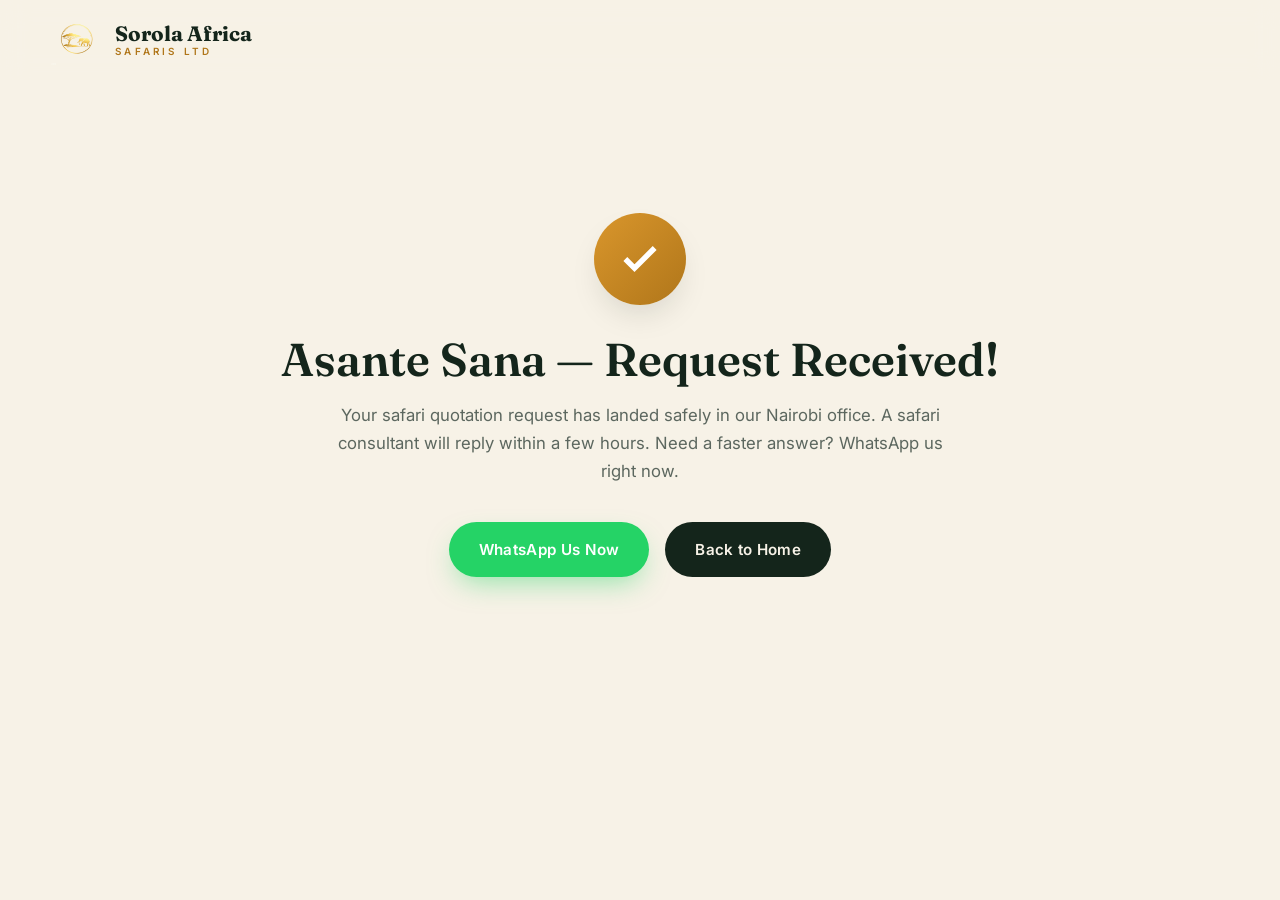
<file: thank-you.html>
<!DOCTYPE html>
<html lang="en">
<head>
<meta charset="UTF-8">
<meta name="viewport" content="width=device-width, initial-scale=1.0">
<title>Thank You — Sorola Africa Safaris Ltd</title>
<meta name="robots" content="noindex">
<link rel="icon" type="image/png" href="assets/img/logo.png">
<link rel="preconnect" href="https://fonts.googleapis.com">
<link rel="preconnect" href="https://fonts.gstatic.com" crossorigin>
<link href="https://fonts.googleapis.com/css2?family=Fraunces:ital,wght@0,400;0,600;0,700;1,400;1,600&family=Inter:wght@400;500;600;700&display=swap" rel="stylesheet">
<link rel="stylesheet" href="assets/css/style.css">
</head>
<body>
<header class="header">
  <div class="container">
    <a class="brand" href="index.html" aria-label="Sorola Africa Safaris home">
      <img src="assets/img/logo.png" alt="Sorola Africa Safaris logo">
      <span class="brand-name">Sorola Africa<span>Safaris Ltd</span></span>
    </a>
  </div>
</header>
<section class="thanks">
  <div class="container">
    <div class="check"><svg viewBox="0 0 24 24" fill="none" stroke="currentColor" stroke-width="3"><path d="M20 6L9 17l-5-5"/></svg></div>
    <h1 class="section-title">Asante Sana — Request Received!</h1>
    <p class="section-lead" style="margin:0 auto 36px">Your safari quotation request has landed safely in our Nairobi office. A safari consultant will reply within a few hours. Need a faster answer? WhatsApp us right now.</p>
    <div class="hero-cta" style="justify-content:center">
      <a class="btn btn-wa" href="https://wa.me/254725713411?text=Hello!%20I%20just%20sent%20a%20quotation%20request%20via%20your%20website." target="_blank" rel="noopener">WhatsApp Us Now</a>
      <a class="btn btn-dark" href="index.html">Back to Home</a>
    </div>
  </div>
</section>
<script src="assets/js/main.js"></script>
</body>
</html>
</file>
<file: assets/css/style.css>
/* ============================================================
   Sorola Africa Safaris — style.css
   Palette: deep green #14251b, ivory #f7f2e7, gold #d9962c
   ============================================================ */
:root{
  --green-900:#0e1a12;
  --green-800:#14251b;
  --green-700:#1c3527;
  --green-600:#2a4a37;
  --gold:#d9962c;
  --gold-light:#eab756;
  --gold-dark:#b0761a;
  --ivory:#f7f2e7;
  --cream:#efe7d6;
  --ink:#1c231e;
  --muted:#5c675f;
  --white:#ffffff;
  --shadow-lg:0 30px 60px -15px rgba(14,26,18,.25);
  --shadow-md:0 15px 35px -12px rgba(14,26,18,.18);
  --radius:18px;
  --font-display:"Fraunces",Georgia,serif;
  --font-body:"Inter",system-ui,-apple-system,sans-serif;
}
*{margin:0;padding:0;box-sizing:border-box}
html{scroll-behavior:smooth}
body{font-family:var(--font-body);color:var(--ink);background:var(--ivory);line-height:1.65;-webkit-font-smoothing:antialiased;overflow-x:hidden}
img{max-width:100%;display:block}
a{text-decoration:none;color:inherit}
ul{list-style:none}
h1,h2,h3,h4{font-family:var(--font-display);font-weight:600;line-height:1.15;color:var(--green-800)}
.container{width:min(1200px,92%);margin:0 auto}
section{padding:96px 0}
.eyebrow{display:inline-flex;align-items:center;gap:10px;font-size:.78rem;letter-spacing:.28em;text-transform:uppercase;color:var(--gold-dark);font-weight:600;margin-bottom:18px}
.eyebrow::before{content:"";width:34px;height:2px;background:var(--gold)}
.section-title{font-size:clamp(1.9rem,3.6vw,2.9rem);margin-bottom:16px}
.section-lead{color:var(--muted);max-width:640px;font-size:1.05rem}
.center{text-align:center}
.center .section-lead{margin:0 auto}
.center .eyebrow{justify-content:center}
.center .eyebrow::after{content:"";width:34px;height:2px;background:var(--gold)}

/* ---------- Buttons ---------- */
.btn{display:inline-flex;align-items:center;gap:10px;padding:15px 30px;border-radius:60px;font-weight:600;font-size:.95rem;transition:all .3s ease;cursor:pointer;border:none;letter-spacing:.02em}
.btn svg{width:18px;height:18px;flex:none}
.btn-gold{background:linear-gradient(135deg,var(--gold),var(--gold-dark));color:#fff;box-shadow:0 12px 28px -8px rgba(217,150,44,.55)}
.btn-gold:hover{transform:translateY(-3px);box-shadow:0 18px 36px -8px rgba(217,150,44,.6)}
.btn-outline{border:2px solid rgba(255,255,255,.7);color:#fff;background:rgba(255,255,255,.08);backdrop-filter:blur(6px)}
.btn-outline:hover{background:#fff;color:var(--green-800);transform:translateY(-3px)}
.btn-dark{background:var(--green-800);color:var(--ivory)}
.btn-dark:hover{background:var(--green-700);transform:translateY(-3px)}
.btn-wa{background:#25d366;color:#fff;box-shadow:0 12px 28px -8px rgba(37,211,102,.5)}
.btn-wa:hover{transform:translateY(-3px)}

/* ---------- Top bar ---------- */
.topbar{background:var(--green-900);color:#cfd8d0;font-size:.82rem;padding:9px 0}
.topbar .container{display:flex;justify-content:space-between;align-items:center;gap:16px;flex-wrap:wrap}
.topbar a{color:#cfd8d0;transition:color .2s}
.topbar a:hover{color:var(--gold-light)}
.topbar .tb-group{display:flex;gap:22px;align-items:center;flex-wrap:wrap}
.topbar svg{width:14px;height:14px;vertical-align:-2px;margin-right:6px;color:var(--gold)}

/* ---------- Header ---------- */
.header{position:sticky;top:0;z-index:100;background:rgba(247,242,231,.92);backdrop-filter:blur(14px);transition:box-shadow .3s}
.header.scrolled{box-shadow:0 8px 30px rgba(14,26,18,.12)}
.header .container{display:flex;align-items:center;justify-content:space-between;padding:14px 0;gap:20px}
.brand{display:flex;align-items:center;gap:12px}
.brand img{width:52px;height:52px}
.brand-name{font-family:var(--font-display);font-size:1.3rem;font-weight:700;color:var(--green-800);line-height:1.1}
.brand-name span{display:block;font-family:var(--font-body);font-size:.62rem;letter-spacing:.32em;text-transform:uppercase;color:var(--gold-dark);font-weight:600}
.nav ul{display:flex;gap:34px;align-items:center}
.nav a{font-weight:500;font-size:.95rem;color:var(--green-800);position:relative;padding:6px 0}
.nav a::after{content:"";position:absolute;left:0;bottom:0;width:0;height:2px;background:var(--gold);transition:width .3s}
.nav a:hover::after,.nav a.active::after{width:100%}
.nav a.active{color:var(--gold-dark)}
.header .btn{padding:12px 24px}
.menu-toggle{display:none;background:none;border:none;cursor:pointer;padding:8px}
.menu-toggle svg{width:28px;height:28px;color:var(--green-800)}

/* ---------- Hero ---------- */
.hero{position:relative;min-height:100svh;display:flex;align-items:center;color:#fff;padding:0;overflow:hidden}
.hero video,.hero .hero-fallback{position:absolute;inset:0;width:100%;height:100%;object-fit:cover;z-index:-2}
.hero .hero-fallback{background:url("../img/hero-poster.jpg") center/cover no-repeat}
.hero::before{content:"";position:absolute;inset:0;z-index:-1;background:linear-gradient(100deg,rgba(10,20,13,.82) 0%,rgba(10,20,13,.45) 55%,rgba(10,20,13,.25) 100%)}
.hero-content{padding:140px 0 120px;max-width:720px}
.hero-tag{display:inline-flex;align-items:center;gap:10px;background:rgba(217,150,44,.16);border:1px solid rgba(217,150,44,.5);color:var(--gold-light);padding:9px 20px;border-radius:40px;font-size:.8rem;letter-spacing:.2em;text-transform:uppercase;font-weight:600;margin-bottom:26px}
.hero h1{color:#fff;font-size:clamp(2.6rem,6vw,4.6rem);font-weight:600;margin-bottom:24px}
.hero h1 em{font-style:italic;color:var(--gold-light)}
.hero p{font-size:clamp(1rem,1.6vw,1.2rem);color:rgba(255,255,255,.88);max-width:560px;margin-bottom:38px}
.hero-cta{display:flex;gap:16px;flex-wrap:wrap}
.hero-stats{display:flex;gap:44px;margin-top:64px;flex-wrap:wrap}
.hero-stats .stat b{display:block;font-family:var(--font-display);font-size:2rem;color:var(--gold-light)}
.hero-stats .stat span{font-size:.82rem;color:rgba(255,255,255,.75);letter-spacing:.06em;text-transform:uppercase}
.scroll-hint{position:absolute;bottom:28px;left:50%;transform:translateX(-50%);color:rgba(255,255,255,.7);font-size:.72rem;letter-spacing:.3em;text-transform:uppercase;display:flex;flex-direction:column;align-items:center;gap:10px}
.scroll-hint::after{content:"";width:1px;height:44px;background:linear-gradient(to bottom,var(--gold),transparent);animation:drip 1.8s ease-in-out infinite}
@keyframes drip{0%{transform:scaleY(0);transform-origin:top}50%{transform:scaleY(1);transform-origin:top}51%{transform-origin:bottom}100%{transform:scaleY(0);transform-origin:bottom}}

/* ---------- Reveal animation ---------- */
.reveal{opacity:0;transform:translateY(34px);transition:opacity .8s ease,transform .8s ease}
.reveal.visible{opacity:1;transform:none}
.reveal[data-delay="1"]{transition-delay:.12s}
.reveal[data-delay="2"]{transition-delay:.24s}
.reveal[data-delay="3"]{transition-delay:.36s}

/* ---------- Intro split ---------- */
.split{display:grid;grid-template-columns:1.05fr .95fr;gap:70px;align-items:center}
.split .img-stack{position:relative}
.split .img-stack>img{border-radius:var(--radius);box-shadow:var(--shadow-lg)}
.img-stack .img-float{position:absolute;bottom:-38px;right:-24px;width:46%;border-radius:var(--radius);border:6px solid var(--ivory);box-shadow:var(--shadow-md)}
.exp-badge{position:absolute;top:-26px;left:-26px;background:var(--green-800);color:var(--ivory);border-radius:16px;padding:18px 22px;text-align:center;box-shadow:var(--shadow-md)}
.exp-badge b{display:block;font-family:var(--font-display);font-size:1.7rem;color:var(--gold-light)}
.exp-badge span{font-size:.7rem;letter-spacing:.14em;text-transform:uppercase}
.check-list{display:grid;grid-template-columns:1fr 1fr;gap:14px 26px;margin:28px 0 36px}
.check-list li{display:flex;gap:12px;align-items:flex-start;font-weight:500;font-size:.95rem}
.check-list svg{width:20px;height:20px;flex:none;color:var(--gold);margin-top:3px}

/* ---------- Safari cards ---------- */
.cards-grid{display:grid;grid-template-columns:repeat(3,1fr);gap:30px;margin-top:56px}
.safari-card{background:#fff;border-radius:var(--radius);overflow:hidden;box-shadow:var(--shadow-md);transition:transform .35s ease,box-shadow .35s ease;display:flex;flex-direction:column}
.safari-card:hover{transform:translateY(-10px);box-shadow:var(--shadow-lg)}
.safari-card .card-img{position:relative;overflow:hidden;aspect-ratio:3/2}
.safari-card .card-img img{width:100%;height:100%;object-fit:cover;transition:transform .7s ease}
.safari-card:hover .card-img img{transform:scale(1.08)}
.badge-days{position:absolute;top:16px;left:16px;background:rgba(14,26,18,.85);color:var(--gold-light);padding:7px 16px;border-radius:30px;font-size:.75rem;font-weight:600;letter-spacing:.08em;text-transform:uppercase;backdrop-filter:blur(4px)}
.badge-country{position:absolute;top:16px;right:16px;background:var(--gold);color:#fff;padding:7px 14px;border-radius:30px;font-size:.72rem;font-weight:700;letter-spacing:.08em;text-transform:uppercase}
.card-body{padding:26px;display:flex;flex-direction:column;flex:1}
.card-body h3{font-size:1.28rem;margin-bottom:8px}
.card-route{font-size:.85rem;color:var(--muted);margin-bottom:14px;display:flex;gap:8px;align-items:center}
.card-route svg{width:15px;height:15px;color:var(--gold);flex:none}
.card-body p{font-size:.92rem;color:var(--muted);margin-bottom:18px}
.card-foot{margin-top:auto;display:flex;justify-content:space-between;align-items:center;border-top:1px solid #eee7d8;padding-top:18px}
.price span{display:block;font-size:.68rem;letter-spacing:.12em;text-transform:uppercase;color:var(--muted)}
.price b{font-family:var(--font-display);font-size:1.45rem;color:var(--green-800)}
.price small{font-size:.72rem;color:var(--muted);font-weight:400}
.card-foot .btn{padding:11px 20px;font-size:.85rem}
.price-note{font-size:.78rem;color:var(--muted);margin-top:8px}

/* ---------- Tabs (safaris page) ---------- */
.tabs{display:flex;gap:12px;justify-content:center;flex-wrap:wrap;margin:44px 0 8px}
.tab-btn{padding:12px 28px;border-radius:40px;border:2px solid #ddd2ba;background:transparent;font-weight:600;font-size:.9rem;color:var(--muted);cursor:pointer;transition:all .25s}
.tab-btn:hover{border-color:var(--gold);color:var(--gold-dark)}
.tab-btn.active{background:var(--green-800);border-color:var(--green-800);color:var(--ivory)}
.tab-panel{display:none}
.tab-panel.active{display:block}

/* ---------- Dark band / why us ---------- */
.dark{background:linear-gradient(160deg,var(--green-900),var(--green-700));color:var(--ivory);position:relative;overflow:hidden}
.dark h2,.dark h3{color:#fff}
.dark .section-lead{color:rgba(247,242,231,.72)}
.dark::before{content:"";position:absolute;top:-140px;right:-140px;width:480px;height:480px;border-radius:50%;background:radial-gradient(circle,rgba(217,150,44,.22),transparent 70%)}
.why-grid{display:grid;grid-template-columns:repeat(4,1fr);gap:26px;margin-top:56px}
.why-card{background:rgba(255,255,255,.05);border:1px solid rgba(255,255,255,.1);border-radius:var(--radius);padding:34px 26px;transition:all .3s}
.why-card:hover{background:rgba(217,150,44,.12);border-color:rgba(217,150,44,.45);transform:translateY(-6px)}
.why-card .icon{width:56px;height:56px;border-radius:14px;background:linear-gradient(135deg,var(--gold),var(--gold-dark));display:grid;place-items:center;margin-bottom:20px}
.why-card .icon svg{width:26px;height:26px;color:#fff}
.why-card h3{font-size:1.12rem;margin-bottom:10px}
.why-card p{font-size:.9rem;color:rgba(247,242,231,.7)}

/* ---------- Testimonials ---------- */
.testi-wrap{max-width:820px;margin:56px auto 0;position:relative}
.testi-slide{display:none;text-align:center;animation:fade .6s ease}
.testi-slide.active{display:block}
@keyframes fade{from{opacity:0;transform:translateY(14px)}to{opacity:1;transform:none}}
.testi-slide .stars{color:var(--gold);font-size:1.2rem;letter-spacing:6px;margin-bottom:22px}
.testi-slide blockquote{font-family:var(--font-display);font-size:clamp(1.15rem,2.2vw,1.5rem);font-style:italic;color:var(--green-800);line-height:1.5;margin-bottom:26px}
.testi-slide .who b{display:block;font-size:1rem}
.testi-slide .who span{font-size:.85rem;color:var(--muted)}
.testi-nav{display:flex;gap:10px;justify-content:center;margin-top:34px}
.testi-dot{width:11px;height:11px;border-radius:50%;background:#d8cdb4;border:none;cursor:pointer;transition:all .25s}
.testi-dot.active{background:var(--gold);transform:scale(1.3)}

/* ---------- CTA band ---------- */
.cta-band{position:relative;border-radius:26px;overflow:hidden;padding:80px 8%;color:#fff;text-align:center;background:url("../img/camp.jpg") center/cover}
.cta-band::before{content:"";position:absolute;inset:0;background:linear-gradient(120deg,rgba(14,26,18,.9),rgba(14,26,18,.55))}
.cta-band>*{position:relative}
.cta-band h2{color:#fff;font-size:clamp(1.8rem,3.6vw,2.7rem);margin-bottom:14px}
.cta-band p{color:rgba(255,255,255,.85);max-width:560px;margin:0 auto 34px}
.cta-band .hero-cta{justify-content:center}

/* ---------- Blog ---------- */
.blog-grid{display:grid;grid-template-columns:repeat(3,1fr);gap:30px;margin-top:56px}
.blog-card{background:#fff;border-radius:var(--radius);overflow:hidden;box-shadow:var(--shadow-md);transition:transform .35s,box-shadow .35s;display:flex;flex-direction:column}
.blog-card:hover{transform:translateY(-8px);box-shadow:var(--shadow-lg)}
.blog-card .card-img{aspect-ratio:3/2;overflow:hidden}
.blog-card .card-img img{width:100%;height:100%;object-fit:cover;transition:transform .7s}
.blog-card:hover .card-img img{transform:scale(1.07)}
.blog-meta{display:flex;gap:16px;font-size:.76rem;color:var(--muted);text-transform:uppercase;letter-spacing:.08em;margin-bottom:10px}
.blog-meta b{color:var(--gold-dark)}
.blog-card h3{font-size:1.15rem;margin-bottom:10px}
.blog-card h3 a:hover{color:var(--gold-dark)}
.blog-card p{font-size:.9rem;color:var(--muted);margin-bottom:16px}
.read-more{font-weight:600;font-size:.88rem;color:var(--gold-dark);display:inline-flex;align-items:center;gap:8px;margin-top:auto}
.read-more svg{width:16px;height:16px;transition:transform .25s}
.read-more:hover svg{transform:translateX(5px)}

/* ---------- Blog article ---------- */
.article{max-width:800px;margin:0 auto;padding:64px 0;border-bottom:1px solid #e4dac4}
.article:last-of-type{border-bottom:none}
.article .article-img{border-radius:var(--radius);margin:30px 0;box-shadow:var(--shadow-md)}
.article h2{font-size:clamp(1.6rem,3vw,2.2rem);margin-bottom:8px}
.article h3{font-size:1.3rem;margin:34px 0 12px}
.article p{margin-bottom:16px;color:#39433c}
.article ul.bullets{margin:0 0 18px 4px}
.article ul.bullets li{padding-left:26px;position:relative;margin-bottom:10px;color:#39433c}
.article ul.bullets li::before{content:"";position:absolute;left:0;top:.62em;width:9px;height:9px;border-radius:50%;background:var(--gold)}
.article-cta{background:linear-gradient(135deg,var(--green-800),var(--green-600));border-radius:var(--radius);padding:34px;color:#fff;display:flex;align-items:center;justify-content:space-between;gap:26px;flex-wrap:wrap;margin-top:34px}
.article-cta h4{color:#fff;font-size:1.2rem;margin-bottom:6px}
.article-cta p{font-size:.9rem;color:rgba(255,255,255,.8);margin:0}
.article-cta .hero-cta{margin:0}

/* ---------- Page hero (inner pages) ---------- */
.page-hero{position:relative;padding:170px 0 100px;color:#fff;text-align:center;background-size:cover;background-position:center}
.page-hero::before{content:"";position:absolute;inset:0;background:linear-gradient(160deg,rgba(10,20,13,.85),rgba(10,20,13,.55))}
.page-hero>*{position:relative}
.page-hero h1{color:#fff;font-size:clamp(2.2rem,5vw,3.6rem);margin-bottom:14px}
.page-hero p{color:rgba(255,255,255,.85);max-width:620px;margin:0 auto}
.breadcrumb{font-size:.8rem;letter-spacing:.16em;text-transform:uppercase;color:var(--gold-light);margin-bottom:16px}
.breadcrumb a{color:rgba(255,255,255,.8)}
.breadcrumb a:hover{color:var(--gold-light)}

/* ---------- Contact ---------- */
.contact-grid{display:grid;grid-template-columns:1fr 1.35fr;gap:56px;align-items:start}
.contact-info-card{background:linear-gradient(165deg,var(--green-800),var(--green-600));border-radius:var(--radius);padding:44px 38px;color:var(--ivory);position:sticky;top:110px}
.contact-info-card h3{color:#fff;font-size:1.4rem;margin-bottom:10px}
.contact-info-card>p{color:rgba(247,242,231,.78);font-size:.92rem;margin-bottom:30px}
.ci-item{display:flex;gap:16px;align-items:flex-start;padding:18px 0;border-top:1px solid rgba(255,255,255,.14)}
.ci-item .icon{width:44px;height:44px;border-radius:12px;background:rgba(217,150,44,.2);display:grid;place-items:center;flex:none}
.ci-item .icon svg{width:20px;height:20px;color:var(--gold-light)}
.ci-item b{display:block;font-size:.78rem;letter-spacing:.14em;text-transform:uppercase;color:var(--gold-light);margin-bottom:3px}
.ci-item a,.ci-item span.val{color:#fff;font-size:.97rem}
.ci-item a:hover{color:var(--gold-light)}
.form-card{background:#fff;border-radius:var(--radius);padding:48px;box-shadow:var(--shadow-lg)}
.form-card h2{font-size:1.7rem;margin-bottom:6px}
.form-card>p{color:var(--muted);font-size:.92rem;margin-bottom:32px}
.form-grid{display:grid;grid-template-columns:1fr 1fr;gap:22px}
.form-field{display:flex;flex-direction:column;gap:8px}
.form-field.full{grid-column:1/-1}
.form-field label{font-weight:600;font-size:.85rem;color:var(--green-800)}
.form-field label i{color:var(--gold-dark);font-style:normal}
.form-field input,.form-field select,.form-field textarea{font-family:var(--font-body);font-size:.95rem;padding:14px 16px;border:1.5px solid #e0d6c0;border-radius:12px;background:var(--ivory);color:var(--ink);transition:border-color .2s,box-shadow .2s;width:100%}
.form-field input:focus,.form-field select:focus,.form-field textarea:focus{outline:none;border-color:var(--gold);box-shadow:0 0 0 4px rgba(217,150,44,.15)}
.form-field textarea{resize:vertical;min-height:120px}
.form-foot{margin-top:28px;display:flex;align-items:center;gap:20px;flex-wrap:wrap}
.form-foot small{color:var(--muted);font-size:.78rem;max-width:340px}
.hp-field{position:absolute;left:-9999px;opacity:0;height:0}

/* ---------- Thank you ---------- */
.thanks{min-height:70vh;display:flex;align-items:center;text-align:center}
.thanks .check{width:92px;height:92px;border-radius:50%;background:linear-gradient(135deg,var(--gold),var(--gold-dark));display:grid;place-items:center;margin:0 auto 28px;box-shadow:var(--shadow-md)}
.thanks .check svg{width:44px;height:44px;color:#fff}

/* ---------- Footer ---------- */
.footer{background:var(--green-900);color:#b8c4bb;padding:80px 0 0}
.footer-grid{display:grid;grid-template-columns:1.4fr 1fr 1fr 1.2fr;gap:48px;padding-bottom:56px}
.footer .brand-name{color:#fff}
.footer p{font-size:.9rem;margin:18px 0}
.footer h4{color:#fff;font-size:1.05rem;margin-bottom:20px}
.footer ul li{margin-bottom:12px}
.footer ul a{font-size:.92rem;transition:color .2s,padding-left .2s}
.footer ul a:hover{color:var(--gold-light);padding-left:6px}
.footer .ci-line{display:flex;gap:12px;align-items:flex-start;margin-bottom:16px;font-size:.9rem}
.footer .ci-line svg{width:17px;height:17px;color:var(--gold);flex:none;margin-top:3px}
.footer .ci-line a:hover{color:var(--gold-light)}
.footer-bottom{border-top:1px solid rgba(255,255,255,.1);padding:22px 0;font-size:.82rem;display:flex;justify-content:space-between;gap:14px;flex-wrap:wrap}
.footer-bottom a{color:var(--gold-light)}

/* ---------- Floating WhatsApp ---------- */
.wa-float{position:fixed;bottom:26px;right:26px;z-index:200;width:60px;height:60px;border-radius:50%;background:#25d366;display:grid;place-items:center;box-shadow:0 14px 34px rgba(37,211,102,.45);transition:transform .25s}
.wa-float:hover{transform:scale(1.1)}
.wa-float svg{width:30px;height:30px;color:#fff}
.wa-float::before{content:"";position:absolute;inset:-6px;border-radius:50%;border:2px solid rgba(37,211,102,.55);animation:pulse 2s ease-out infinite}
@keyframes pulse{0%{transform:scale(.85);opacity:1}100%{transform:scale(1.35);opacity:0}}

/* ---------- Stats strip ---------- */
.stats-strip{background:var(--gold);color:var(--green-900);padding:34px 0}
.stats-strip .container{display:flex;justify-content:space-around;gap:24px;flex-wrap:wrap;text-align:center}
.stats-strip b{display:block;font-family:var(--font-display);font-size:2rem}
.stats-strip span{font-size:.78rem;letter-spacing:.14em;text-transform:uppercase;font-weight:600}

/* ---------- Responsive ---------- */
@media(max-width:1024px){
  .cards-grid,.blog-grid{grid-template-columns:repeat(2,1fr)}
  .why-grid{grid-template-columns:repeat(2,1fr)}
  .footer-grid{grid-template-columns:1fr 1fr}
  .split{grid-template-columns:1fr;gap:80px}
  .contact-grid{grid-template-columns:1fr}
  .contact-info-card{position:static}
}
@media(max-width:768px){
  section{padding:72px 0}
  .nav{position:fixed;inset:0 0 0 auto;width:min(320px,84%);background:var(--green-900);transform:translateX(100%);transition:transform .35s ease;z-index:150;padding:90px 34px}
  .nav.open{transform:none;box-shadow:-20px 0 60px rgba(0,0,0,.4)}
  .nav ul{flex-direction:column;align-items:flex-start;gap:26px}
  .nav a{color:var(--ivory);font-size:1.1rem}
  .menu-toggle{display:block;z-index:160;position:relative}
  .menu-toggle.open svg{color:var(--ivory)}
  .header .btn{display:none}
  .topbar .tb-group:last-child{display:none}
  .cards-grid,.blog-grid,.why-grid,.footer-grid{grid-template-columns:1fr}
  .form-grid{grid-template-columns:1fr}
  .form-card{padding:32px 24px}
  .hero-content{padding:120px 0 100px}
  .img-stack .img-float{right:0}
  .exp-badge{left:-8px}
  .check-list{grid-template-columns:1fr}
}
</file>
